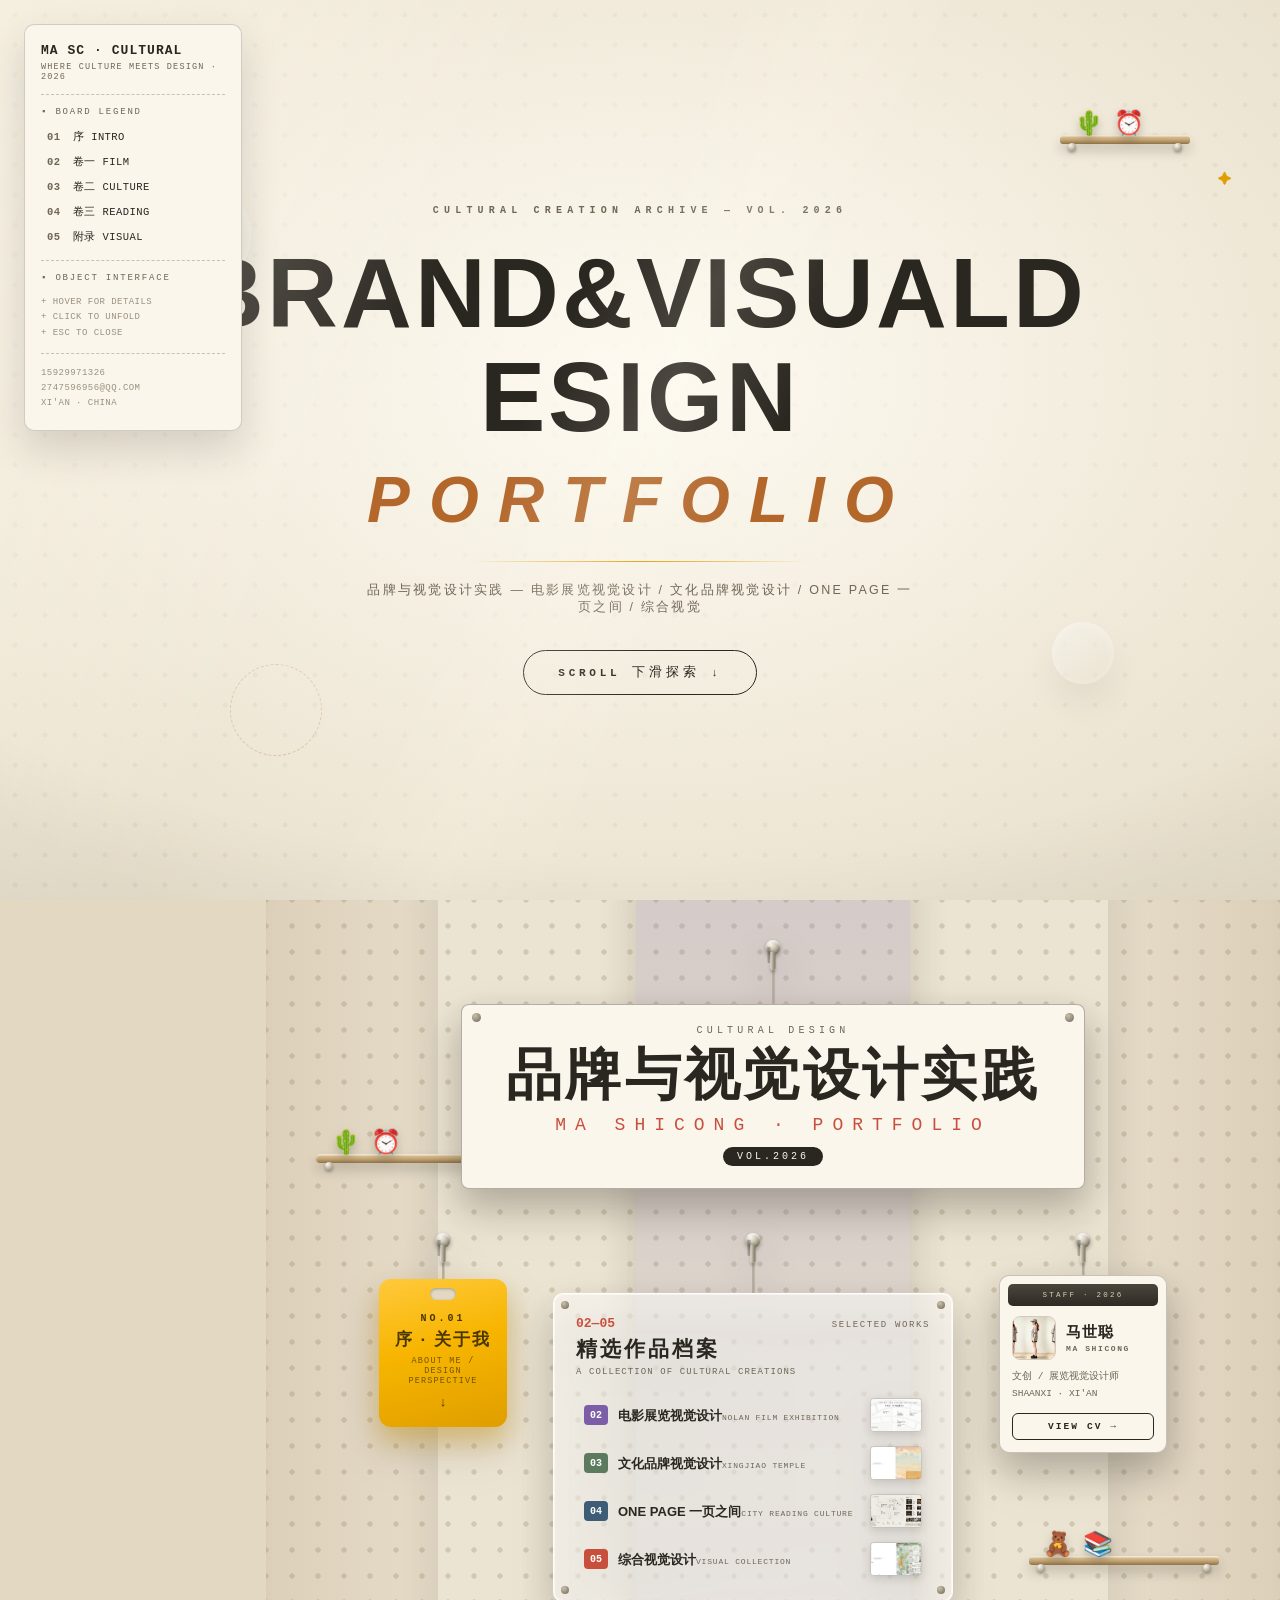
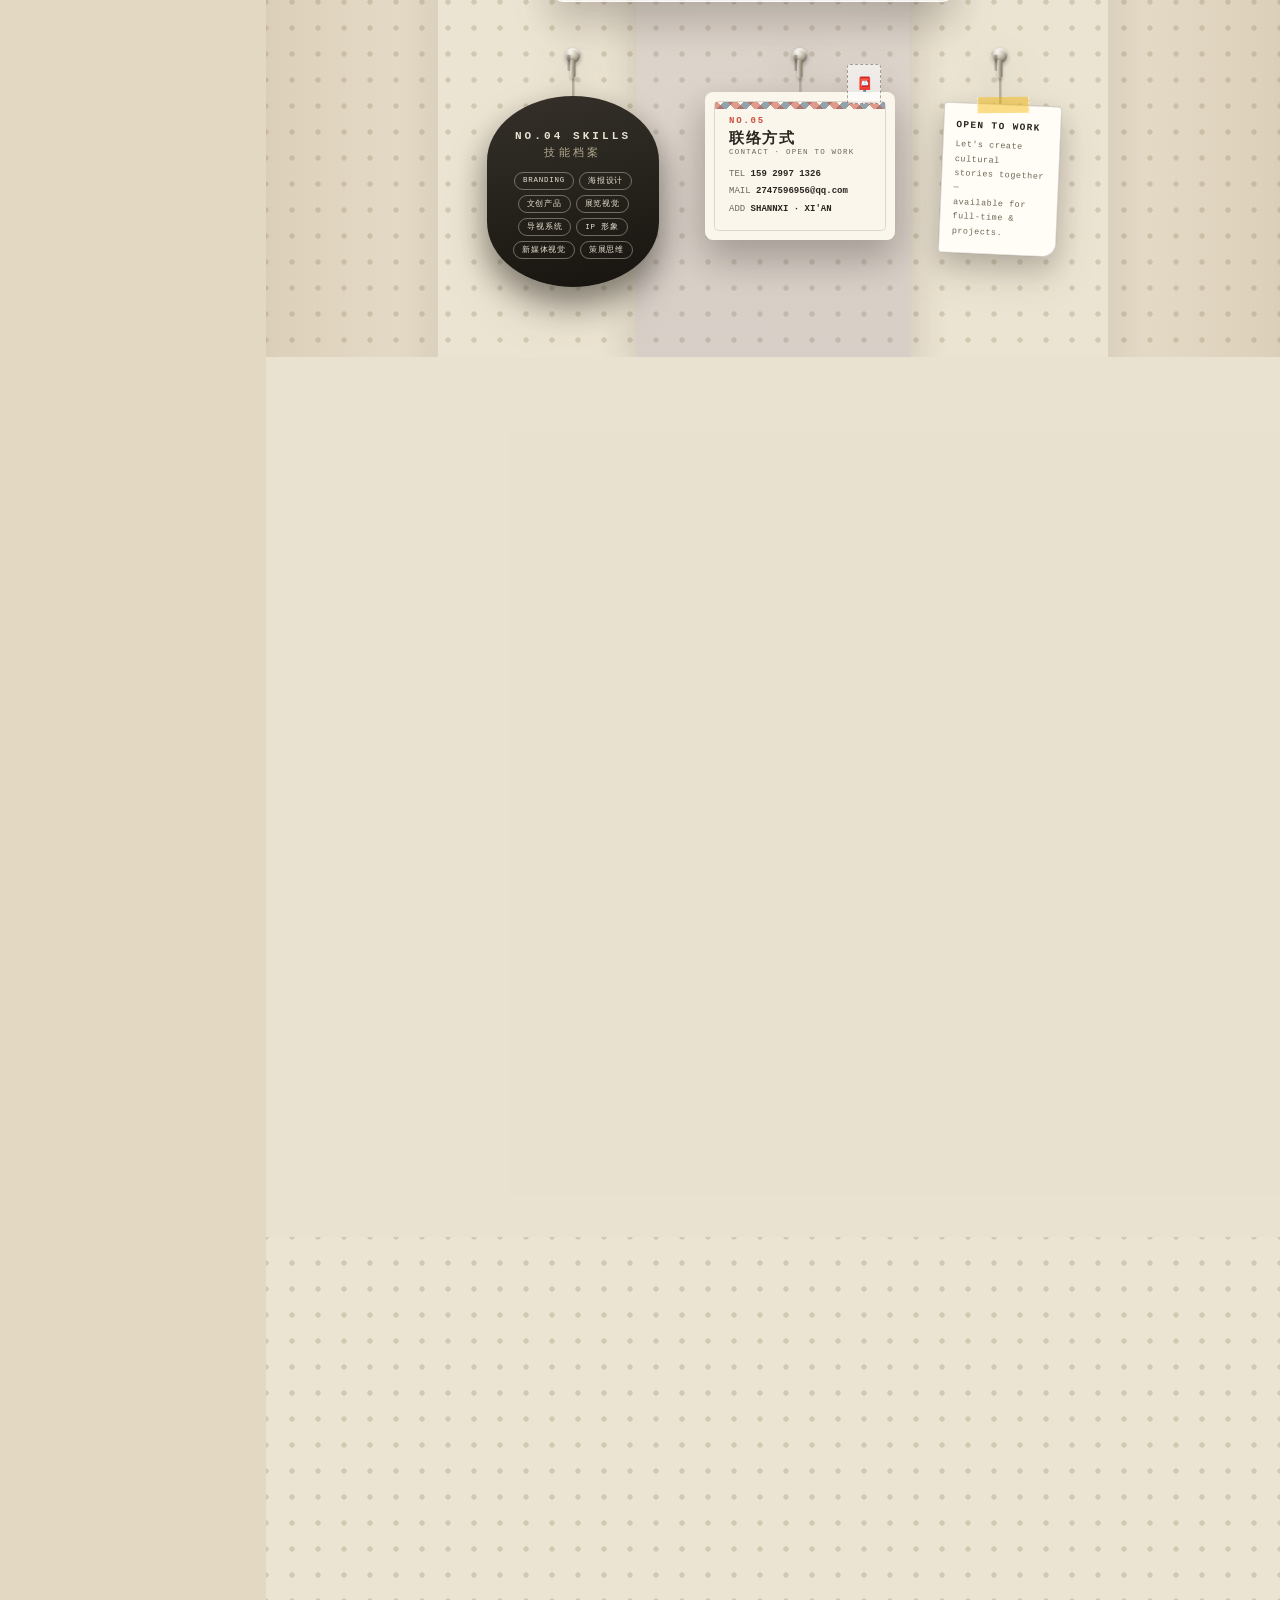
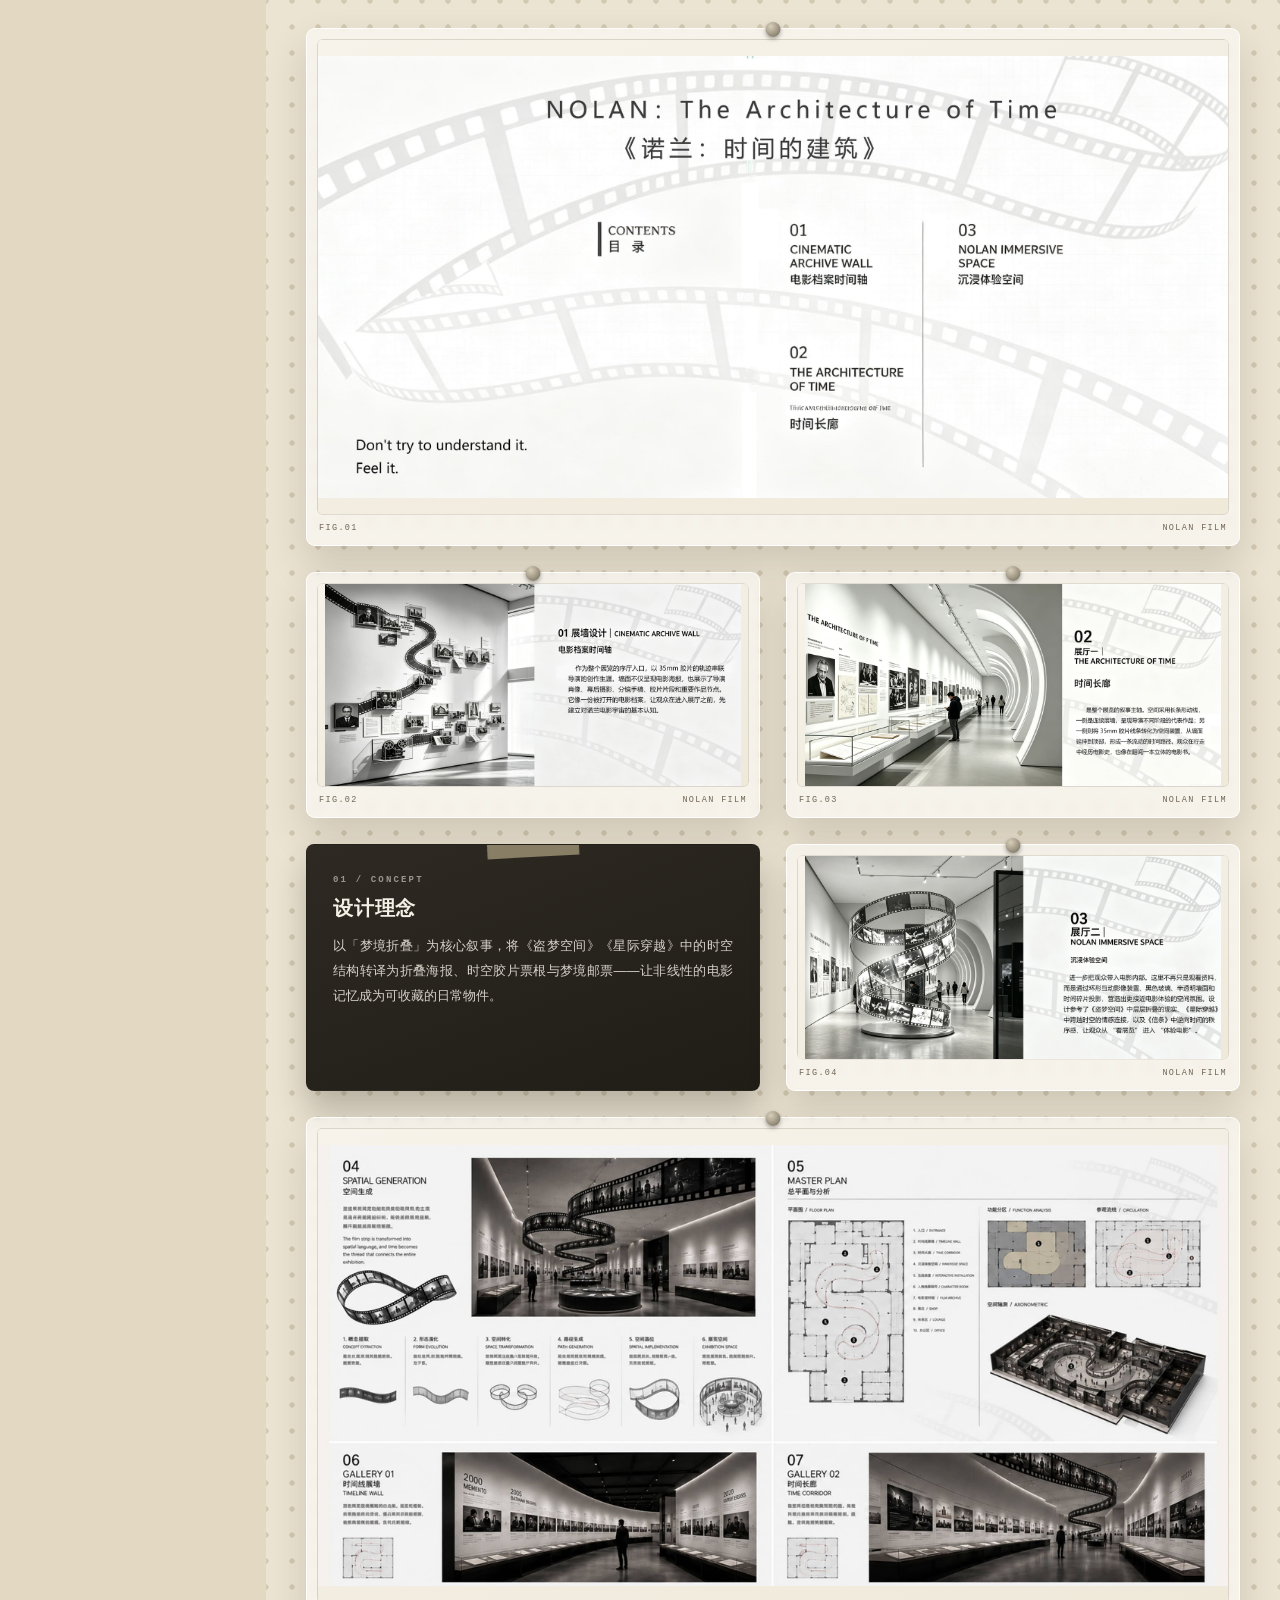
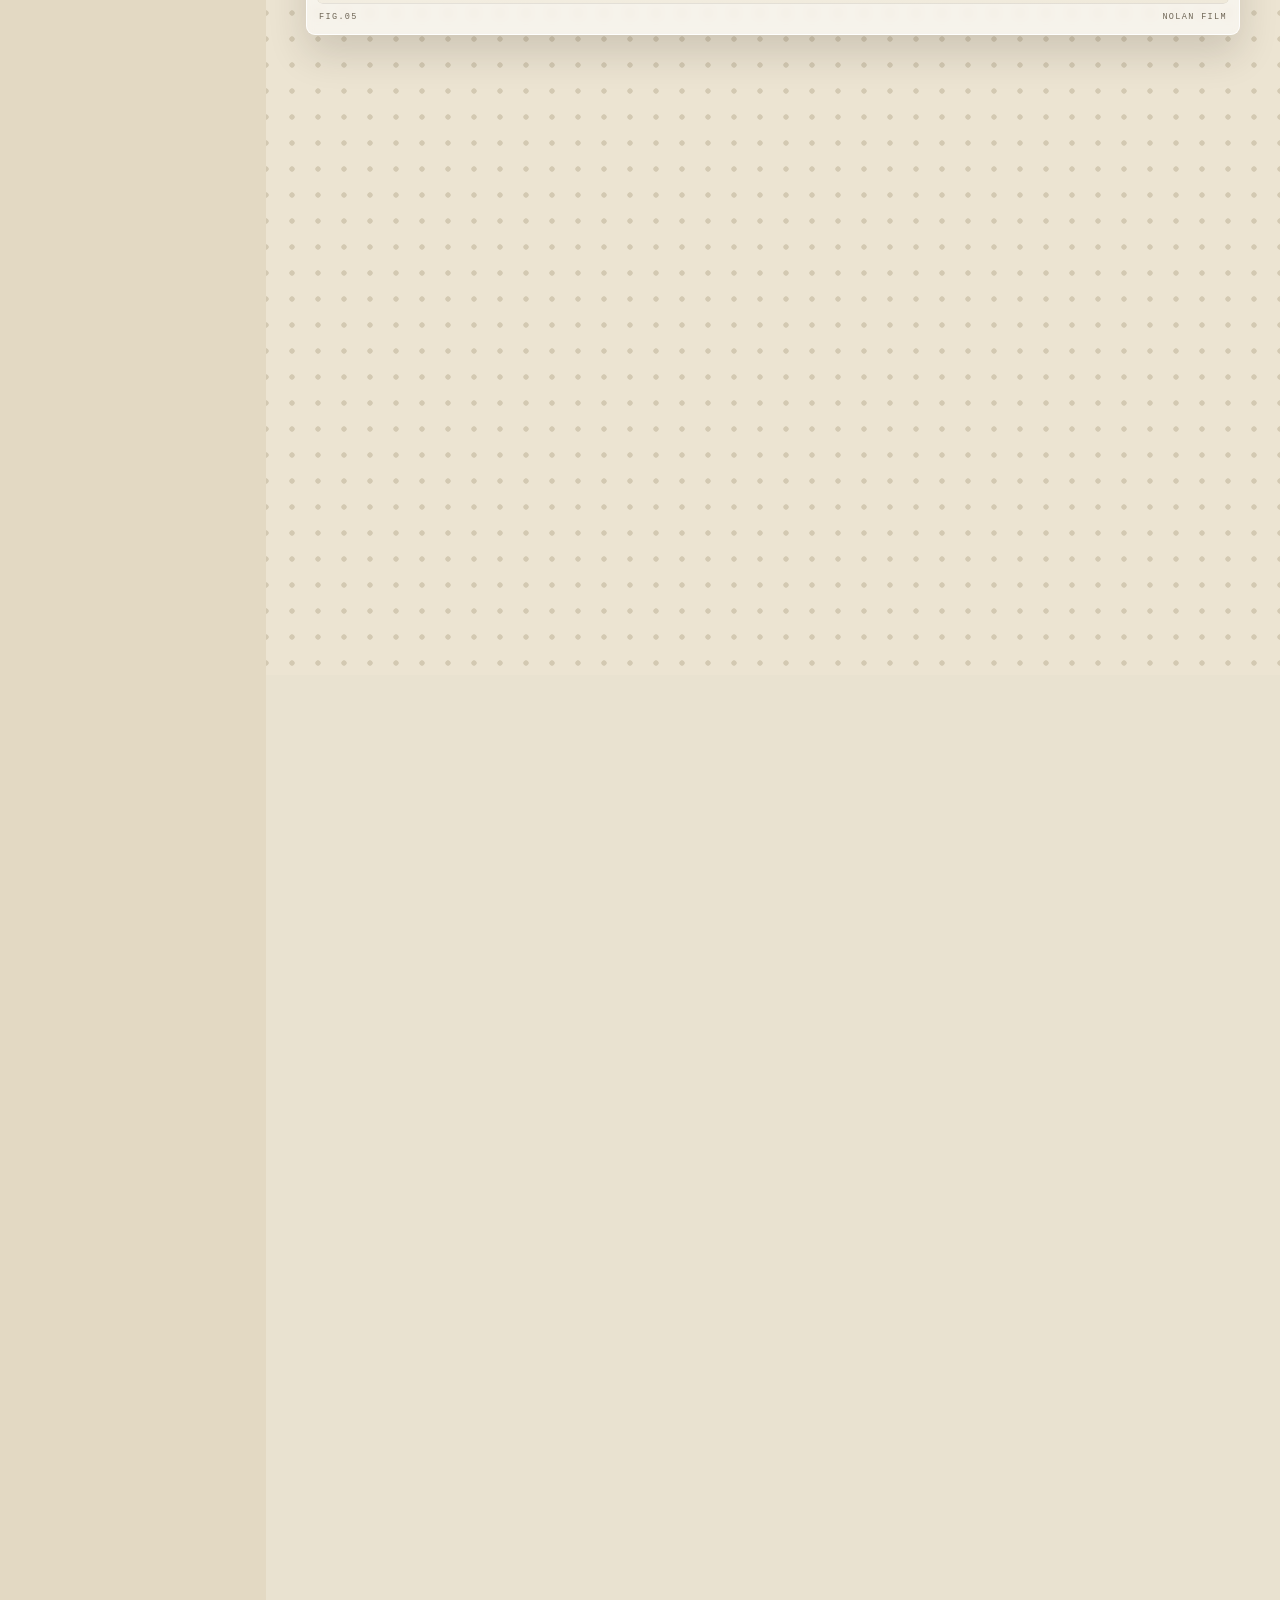
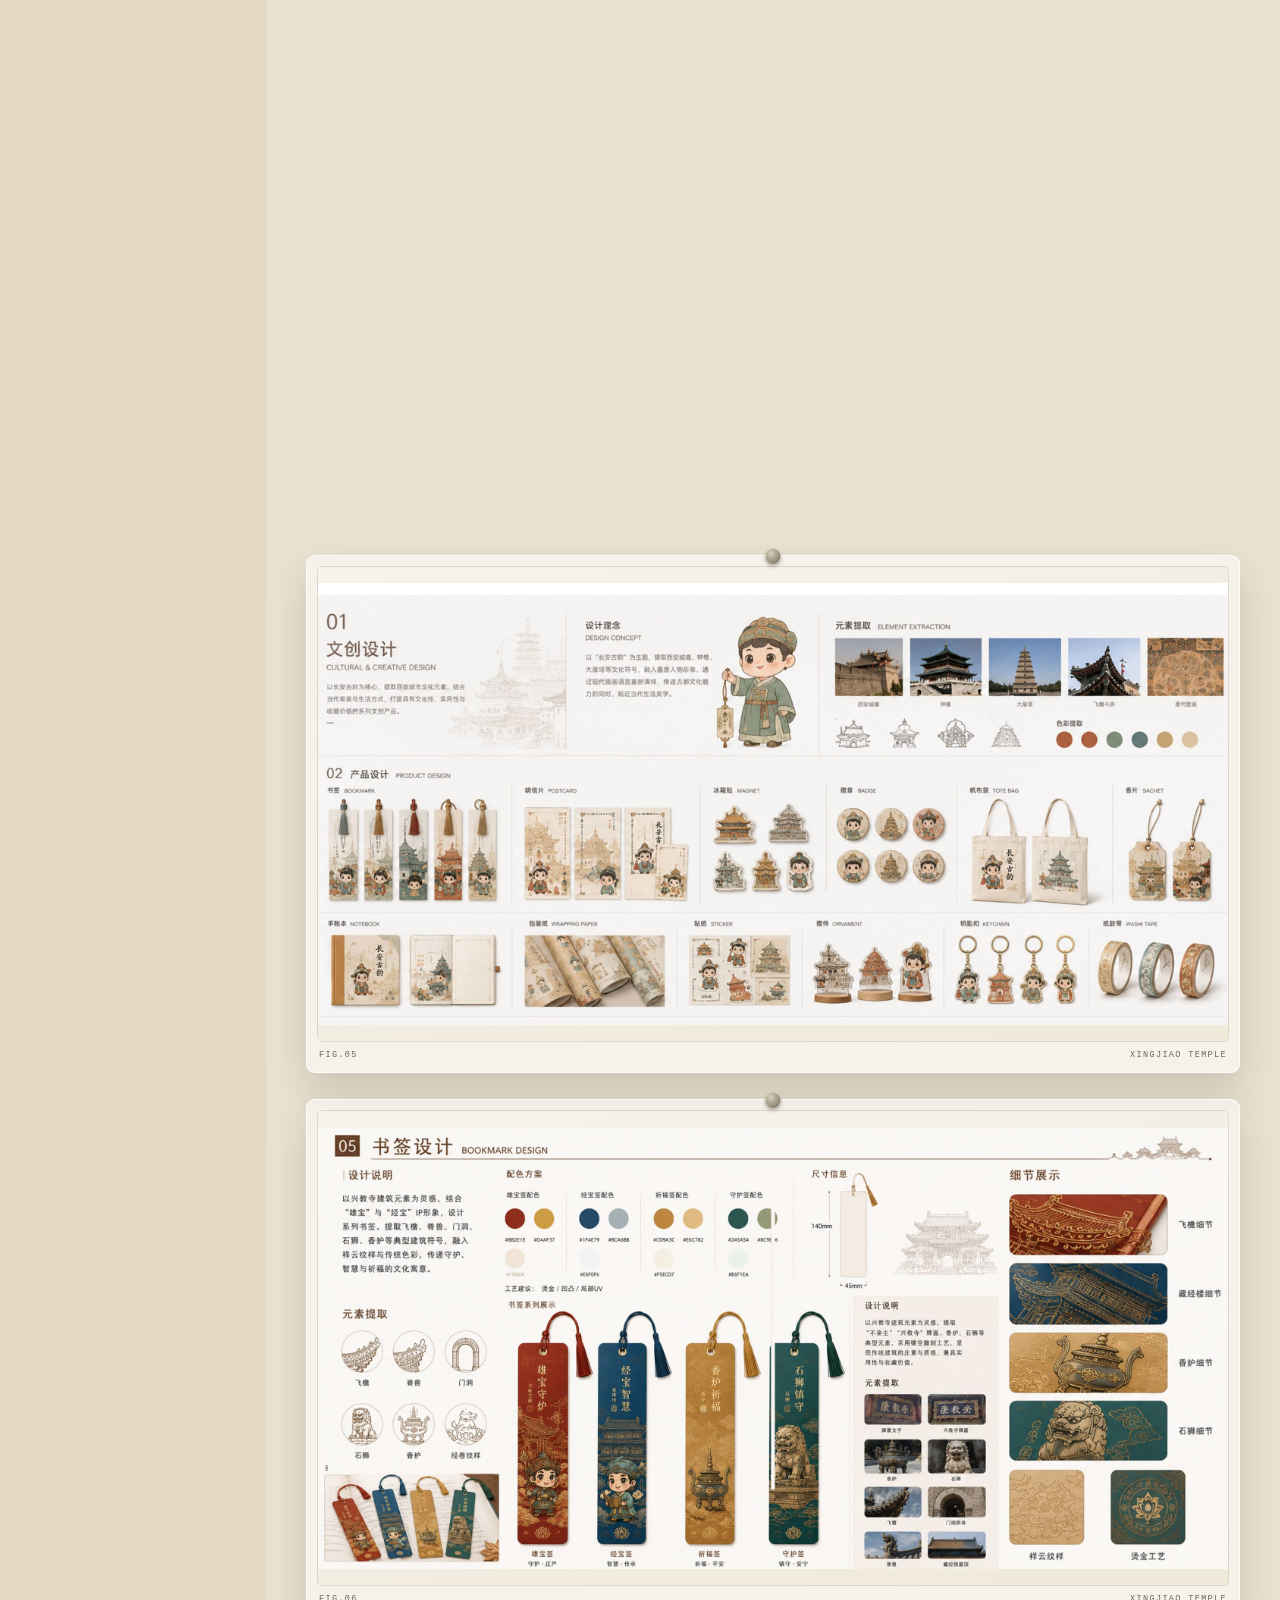
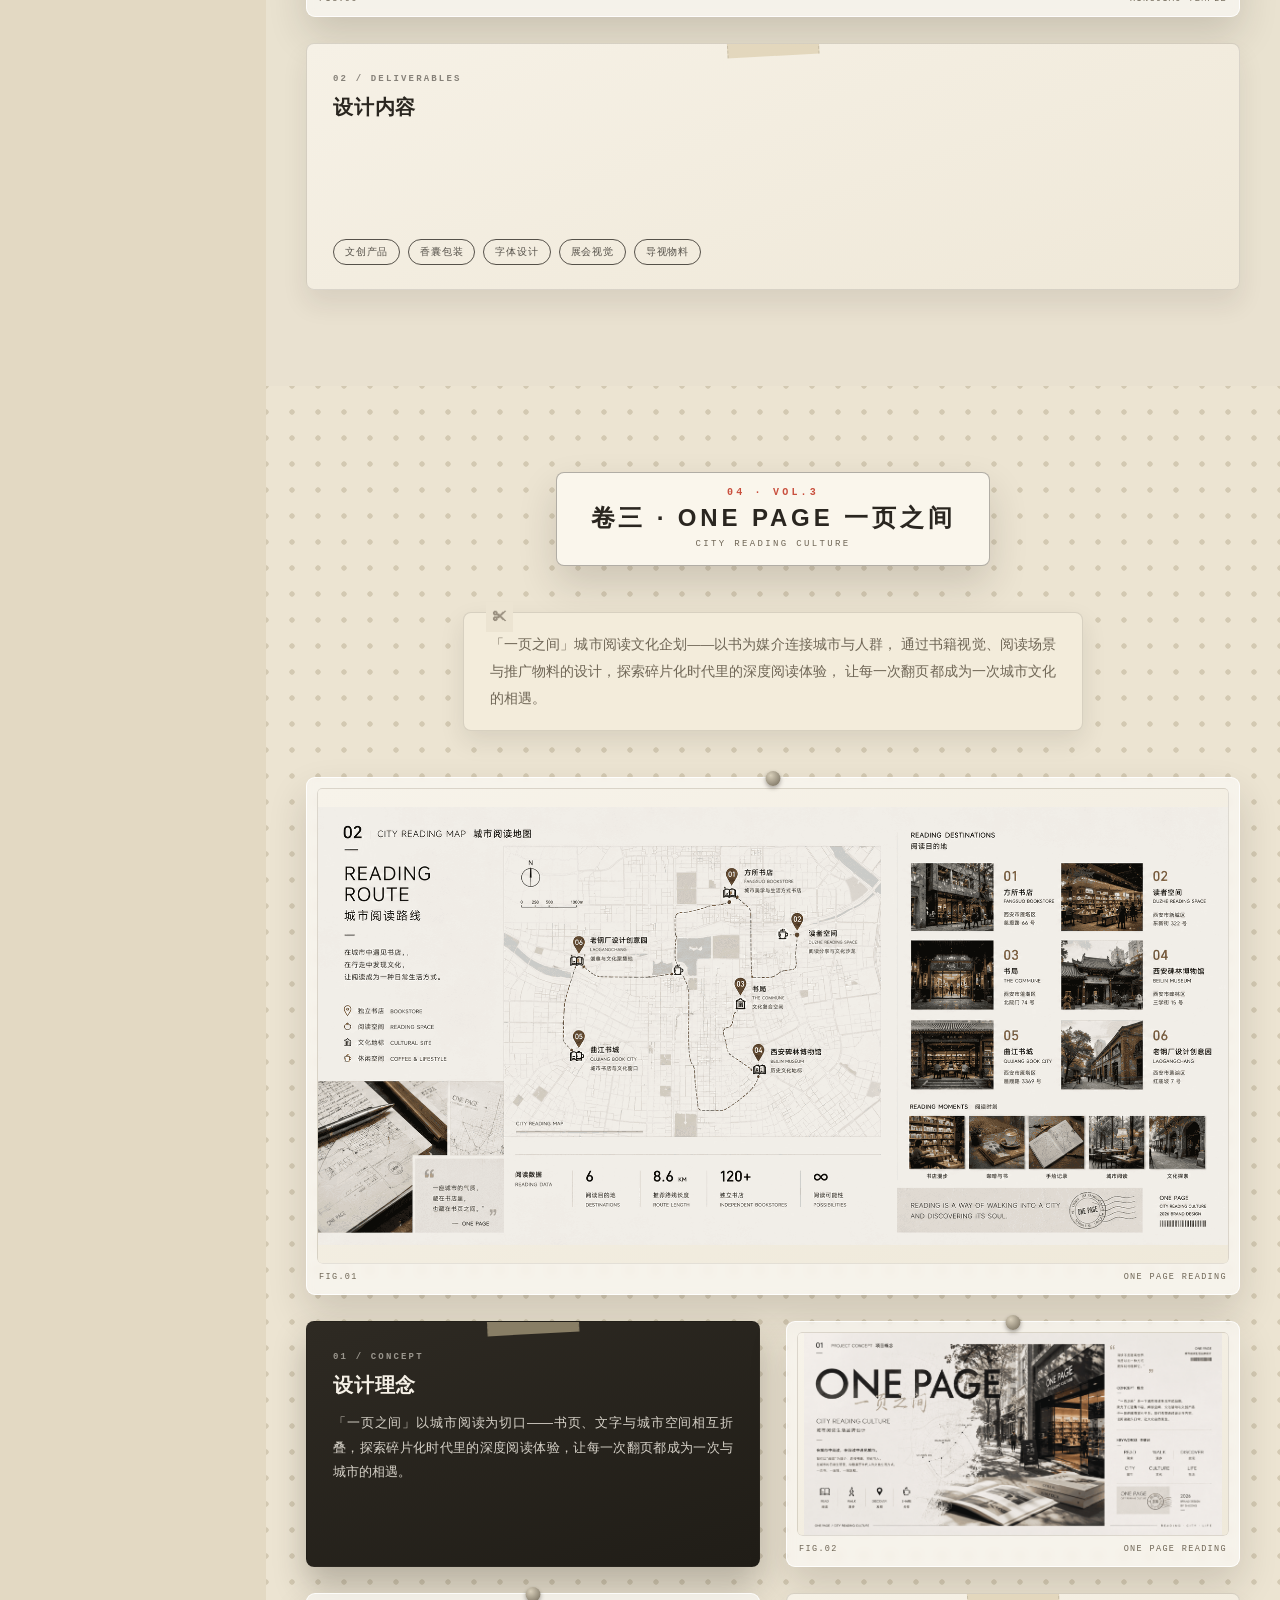
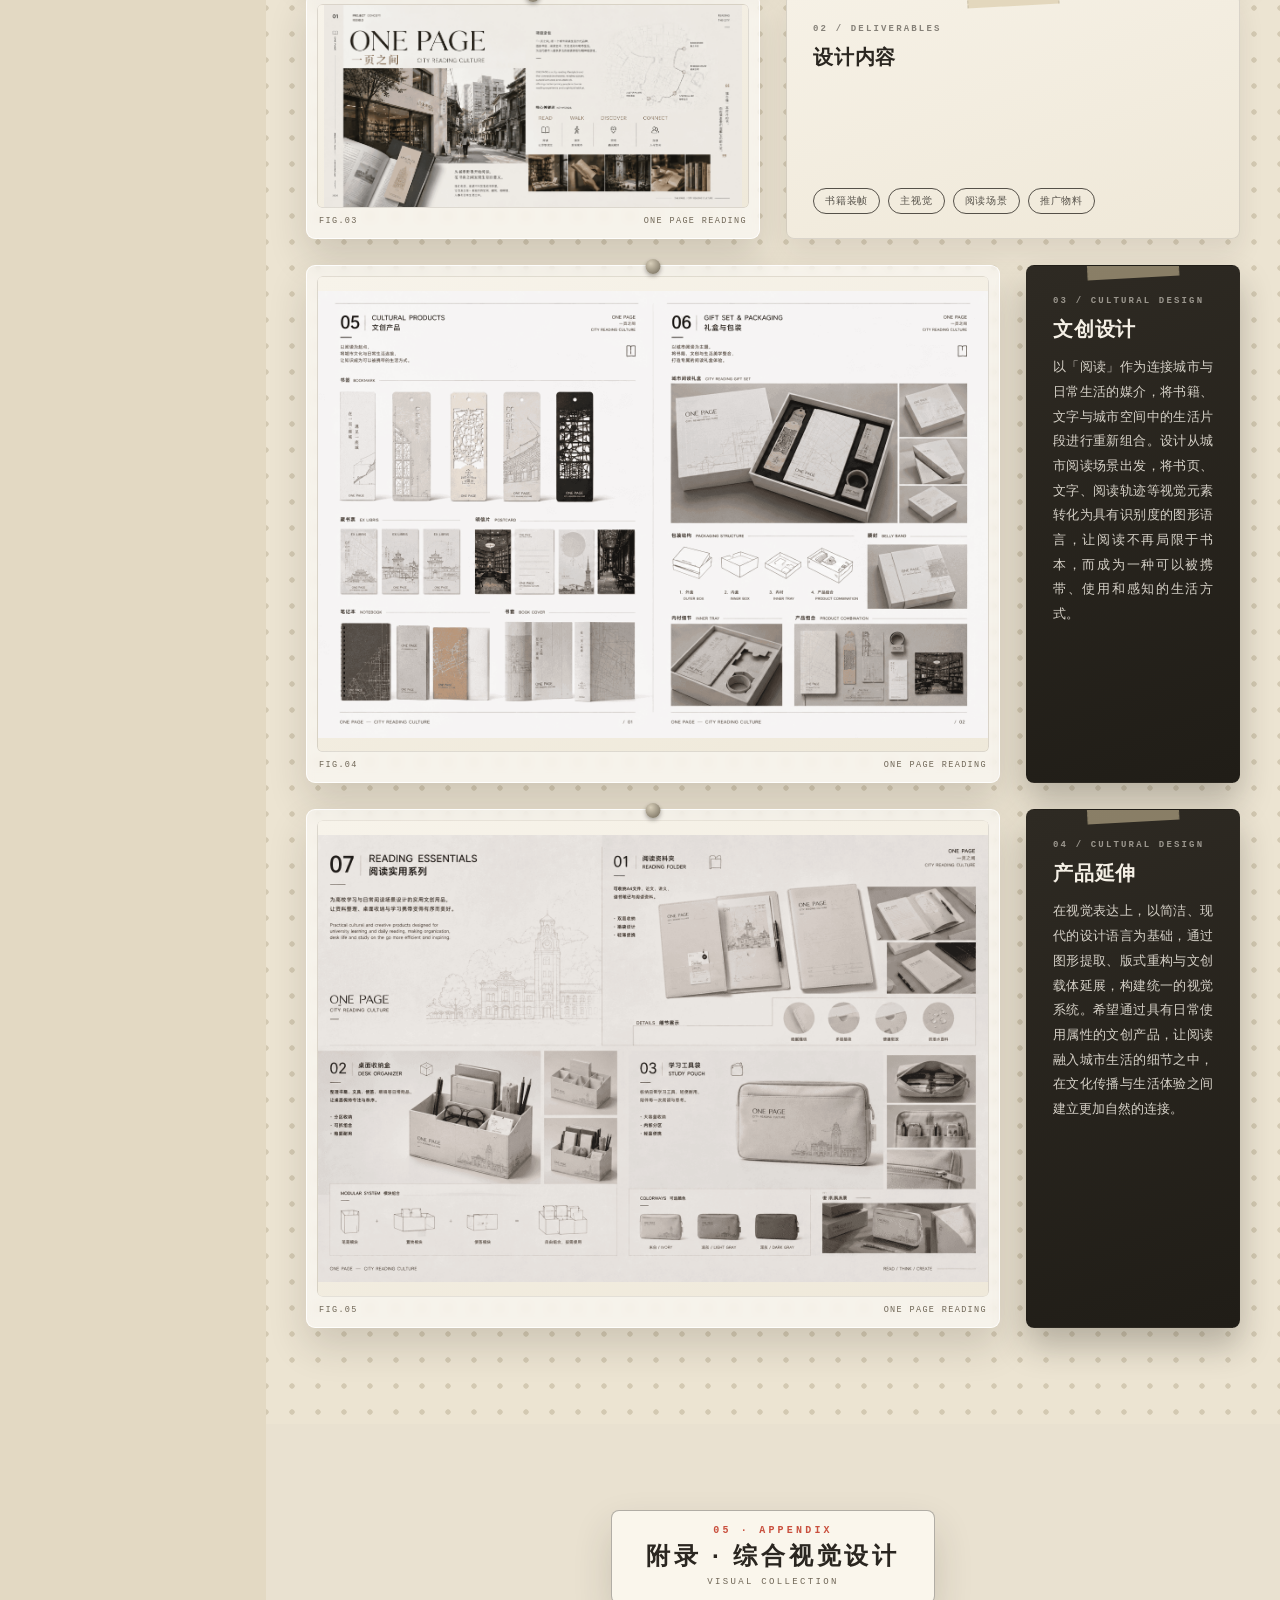
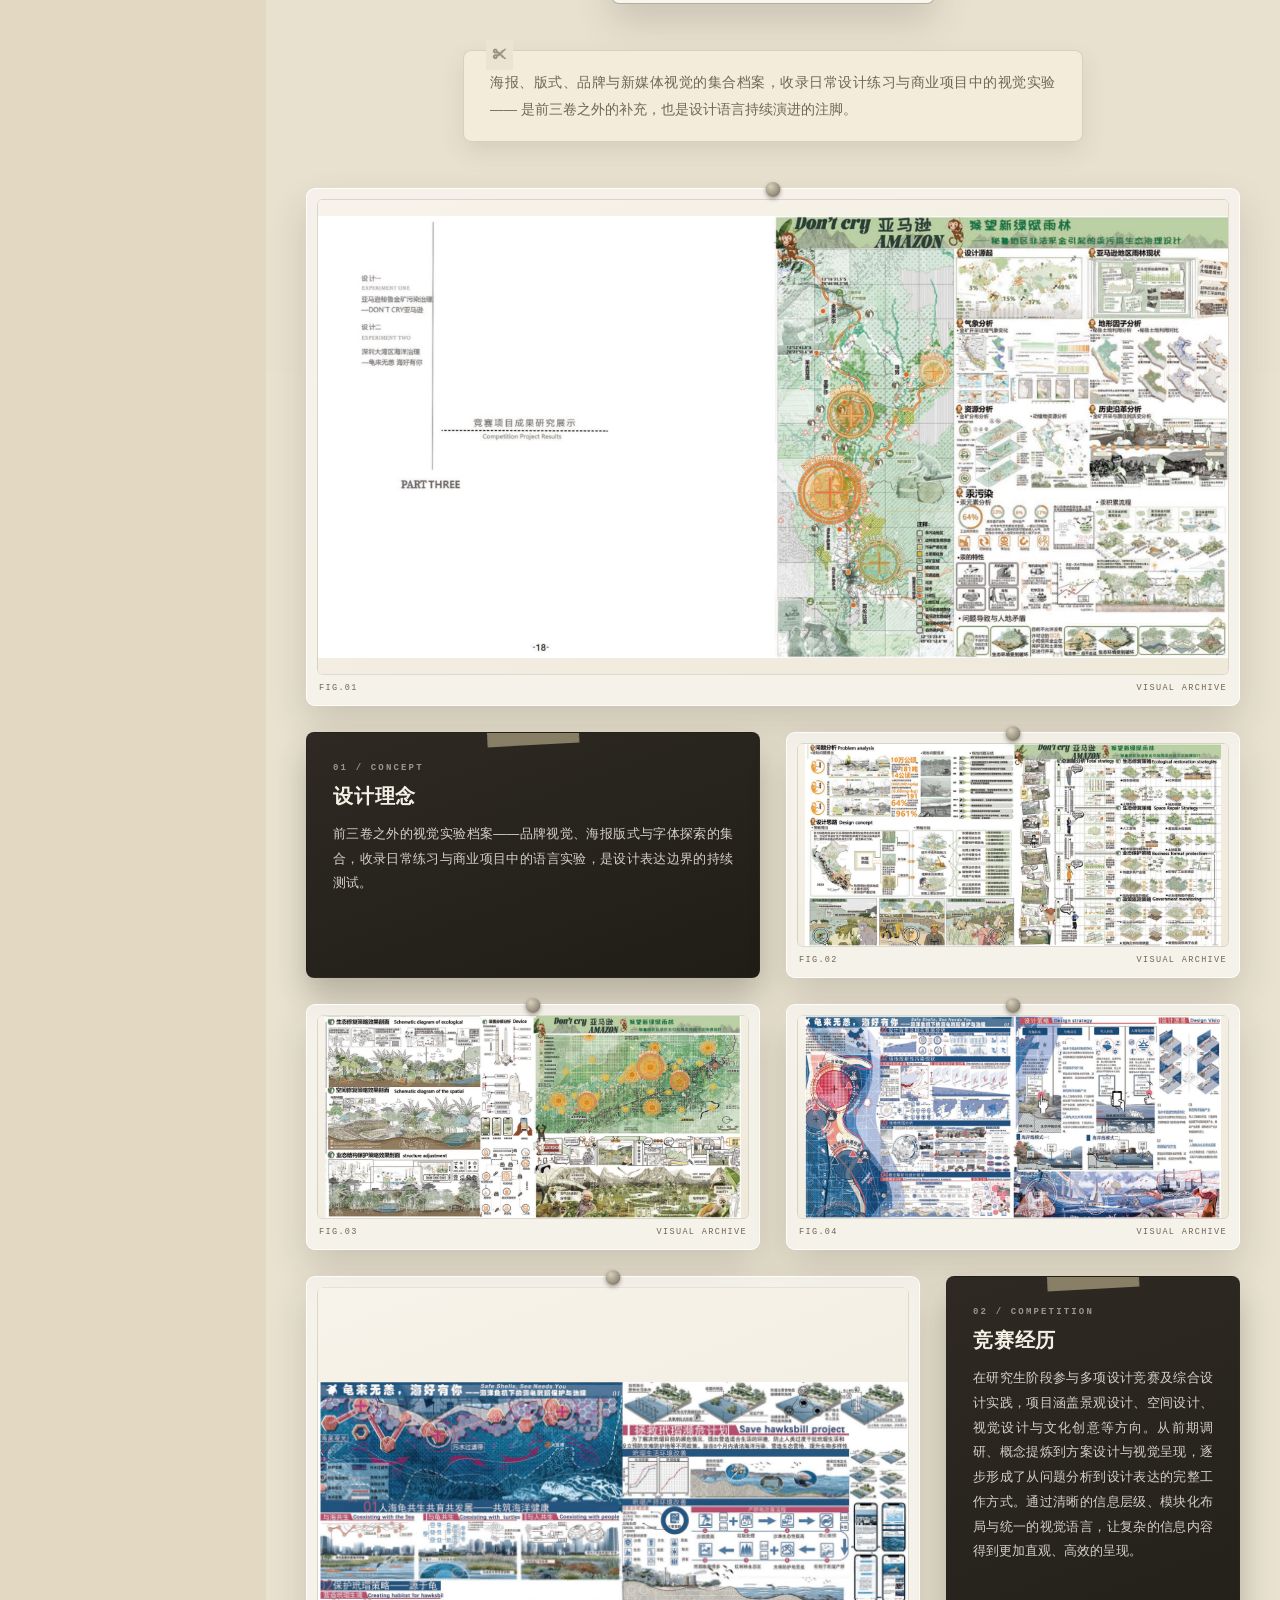
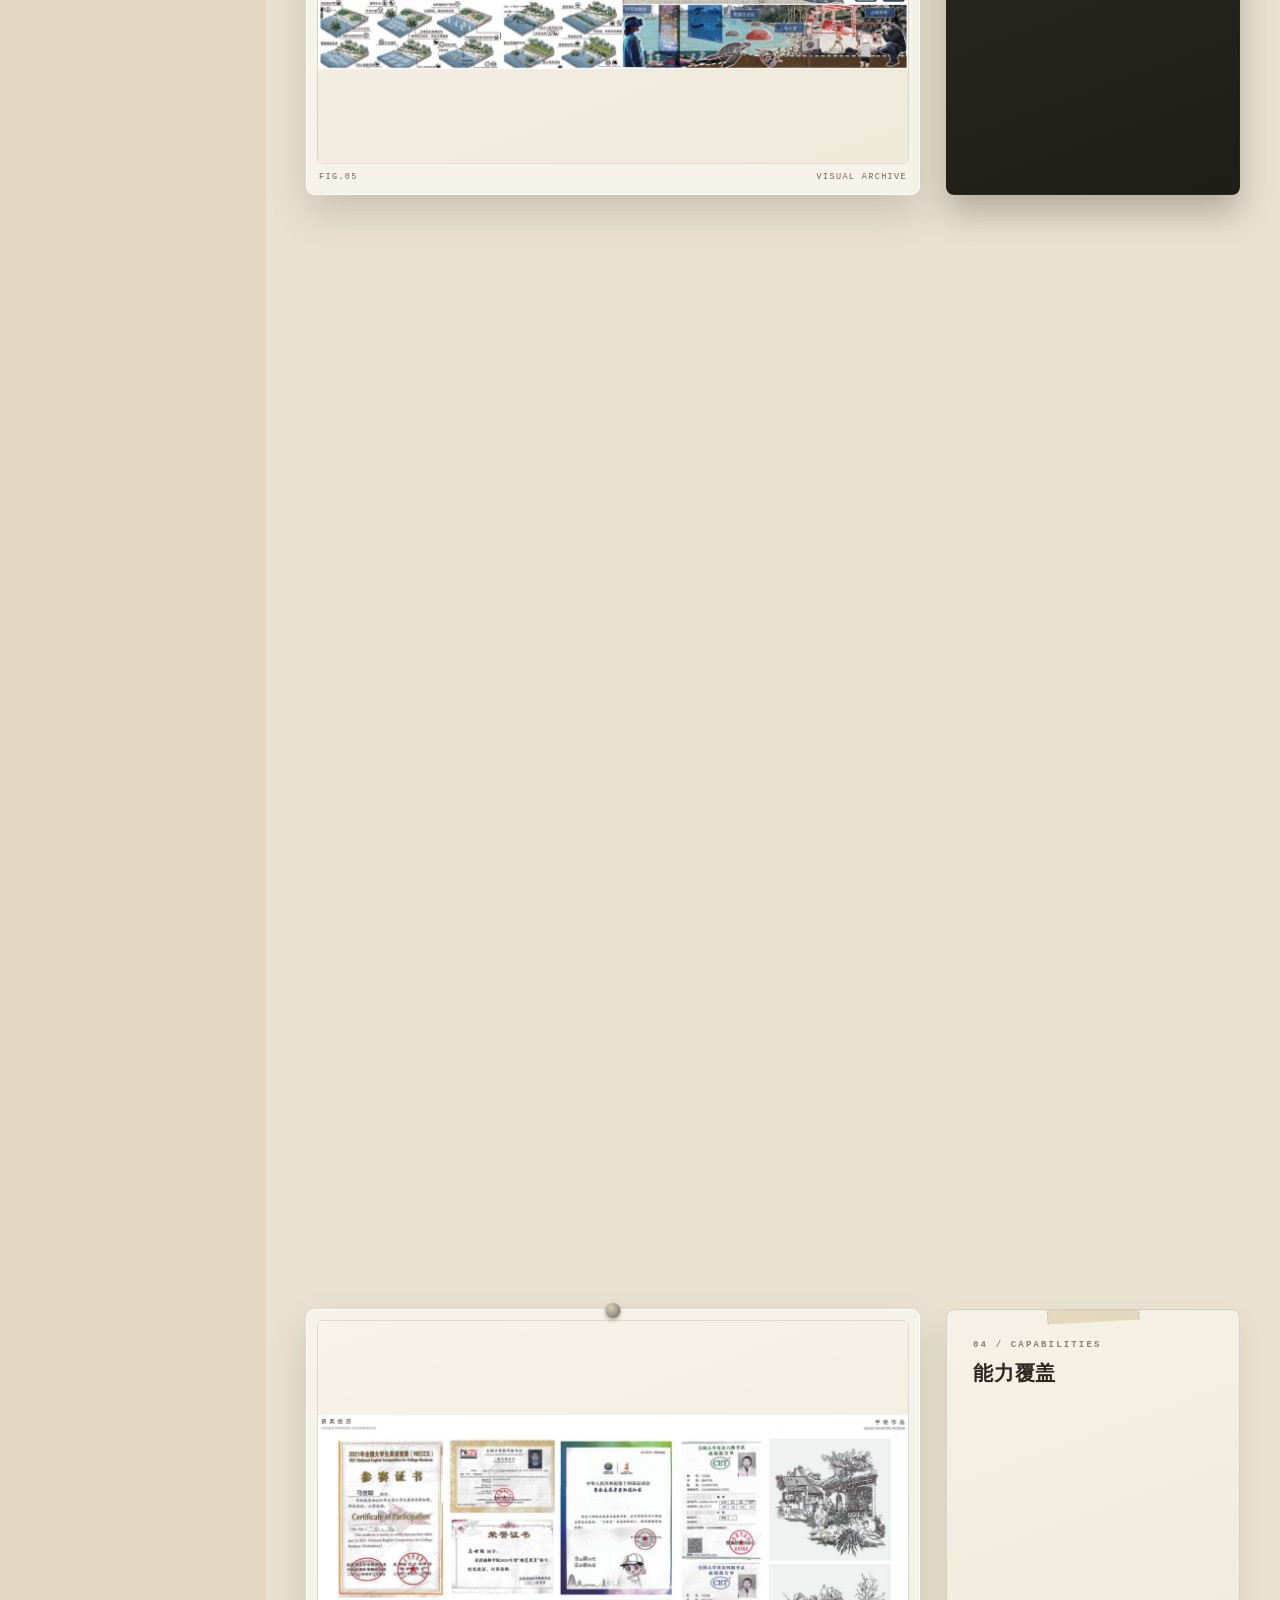
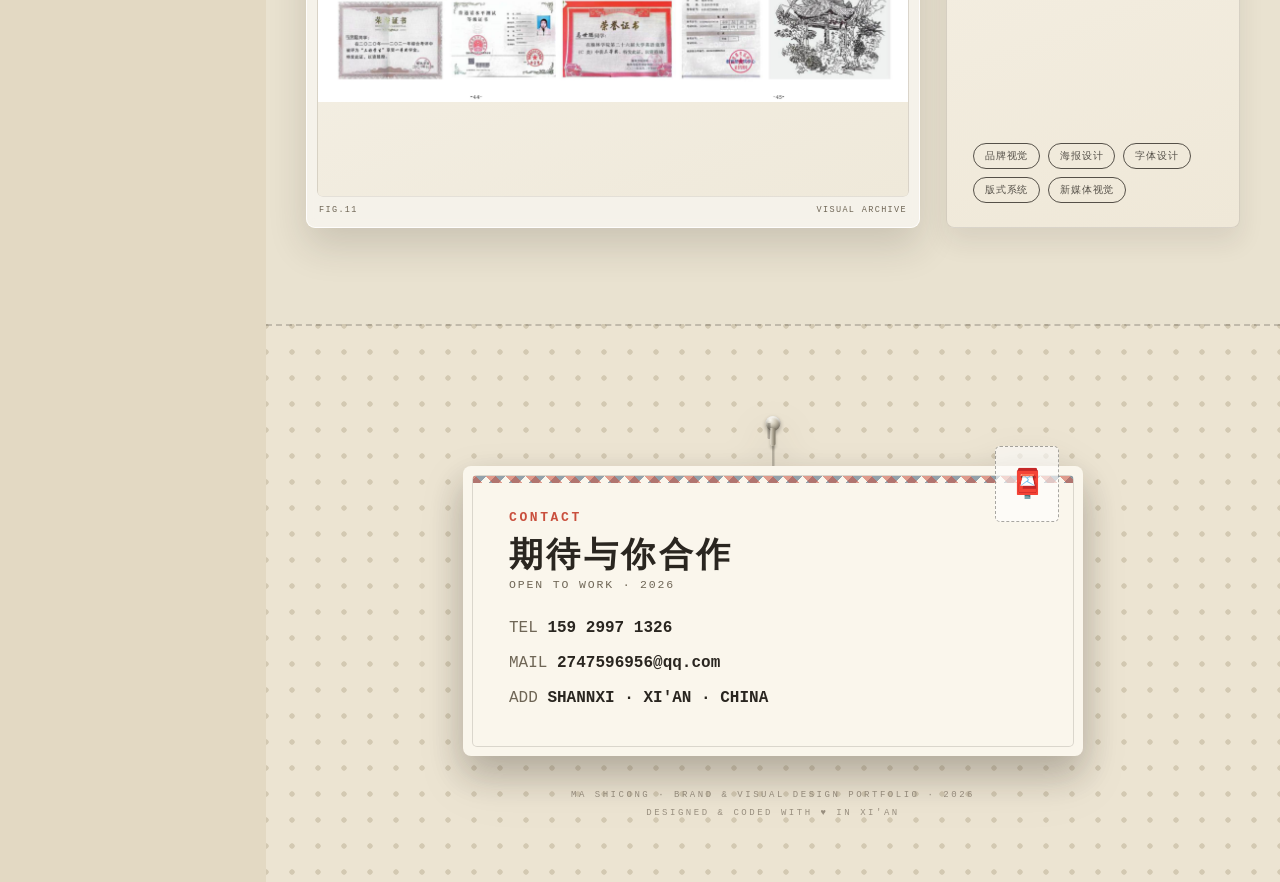
<file: index.html>
<!DOCTYPE html><!--6DbX2KrD8H6lXQLKK_Ypv--><html lang="zh-CN"><head><meta charSet="utf-8"/><meta name="viewport" content="width=device-width, initial-scale=1"/><link rel="preload" as="image" href="/works/film/film-01.jpg"/><link rel="preload" as="image" href="/works/culture/culture-cover.jpg"/><link rel="preload" as="image" href="/works/reading/reading-01.png"/><link rel="preload" as="image" href="/works/visual/visual-03.jpg"/><link rel="preload" as="image" href="/cute-character-cropped.jpg"/><link rel="preload" as="image" href="/works/about/portrait-cover.jpg"/><link rel="stylesheet" href="/_next/static/chunks/4154e1e14d16aa2d.css" data-precedence="next"/><link rel="preload" as="script" fetchPriority="low" href="/_next/static/chunks/c49d174f4f966385.js"/><script src="/_next/static/chunks/8295faf5c863fe53.js" async=""></script><script src="/_next/static/chunks/1923481c79ea851b.js" async=""></script><script src="/_next/static/chunks/02923749981b1a19.js" async=""></script><script src="/_next/static/chunks/turbopack-8f834f7015f49ed0.js" async=""></script><script src="/_next/static/chunks/268833786b937530.js" async=""></script><script src="/_next/static/chunks/f8f36408546f1f33.js" async=""></script><script src="/_next/static/chunks/67c5b74f080a9c96.js" async=""></script><title>马世聪 · 文化创意设计实践 CULTURAL DESIGN 2026</title><meta name="description" content="文化创意设计作品集：序 INTRO / 卷一 FILM 诺兰电影展文创 / 卷二 CULTURE 兴教寺文化文创 / 卷三 READING 一页之间 / 附录 VISUAL 综合视觉设计"/><script src="/_next/static/chunks/a6dad97d9634a72d.js" noModule=""></script></head><body><div hidden=""><!--$--><!--/$--></div><main><section class="intro-cover" id="cover"><span class="orb orb-1" aria-hidden="true"></span><span class="orb orb-2" aria-hidden="true"></span><span class="orb-ring" aria-hidden="true"></span><div class="cover-frame"><div class="cover-kicker">CULTURAL CREATION ARCHIVE — VOL. 2026</div><h1 class="cover-name" aria-label="BRAND &amp; VISUAL DESIGN PORTFOLIO"><span class="row row-1"><span class="ltr" style="--i:0.1s">B</span><span class="ltr" style="--i:0.14500000000000002s">R</span><span class="ltr" style="--i:0.19s">A</span><span class="ltr" style="--i:0.23500000000000001s">N</span><span class="ltr" style="--i:0.28s">D</span><span class="ltr" style="--i:0.32499999999999996s"> </span><span class="ltr" style="--i:0.37s">&amp;</span><span class="ltr" style="--i:0.41500000000000004s"> </span><span class="ltr" style="--i:0.45999999999999996s">V</span><span class="ltr" style="--i:0.505s">I</span><span class="ltr" style="--i:0.5499999999999999s">S</span><span class="ltr" style="--i:0.595s">U</span><span class="ltr" style="--i:0.64s">A</span><span class="ltr" style="--i:0.6849999999999999s">L</span><span class="ltr" style="--i:0.73s"> </span><span class="ltr" style="--i:0.7749999999999999s">D</span><span class="ltr" style="--i:0.82s">E</span><span class="ltr" style="--i:0.865s">S</span><span class="ltr" style="--i:0.9099999999999999s">I</span><span class="ltr" style="--i:0.955s">G</span><span class="ltr" style="--i:0.9999999999999999s">N</span></span><span class="row row-3 accent"><span class="ltr" style="--i:1.045s">P</span><span class="ltr" style="--i:1.09s">O</span><span class="ltr" style="--i:1.135s">R</span><span class="ltr" style="--i:1.1800000000000002s">T</span><span class="ltr" style="--i:1.225s">F</span><span class="ltr" style="--i:1.27s">O</span><span class="ltr" style="--i:1.315s">L</span><span class="ltr" style="--i:1.36s">I</span><span class="ltr" style="--i:1.405s">O</span></span></h1><div class="cover-line"></div><div class="cover-sub">品牌与视觉设计实践 — 电影展览视觉设计 / 文化品牌视觉设计 / ONE PAGE 一页之间 / 综合视觉</div><button class="enter-btn" type="button">SCROLL <span class="cn">下滑探索</span> <span class="arr">↓</span></button></div><div class="wood-shelf shelf-c" aria-hidden="true"><span class="shelf-item">🌵</span><span class="shelf-item">⏰</span></div><div class="scroll-hint"><span class="mouse"><i></i></span>SCROLL DOWN</div></section><aside class="legend-panel"><div class="legend-brand">MA SC · CULTURAL</div><div class="legend-sub">WHERE CULTURE MEETS DESIGN · 2026</div><hr class="legend-divider"/><div class="legend-title">▪ BOARD LEGEND</div><ul class="legend-list"><li><span class="no">01</span><span>序<!-- --> <!-- -->INTRO</span></li><li><span class="no">02</span><span>卷一<!-- --> <!-- -->FILM</span></li><li><span class="no">03</span><span>卷二<!-- --> <!-- -->CULTURE</span></li><li><span class="no">04</span><span>卷三<!-- --> <!-- -->READING</span></li><li><span class="no">05</span><span>附录<!-- --> <!-- -->VISUAL</span></li></ul><hr class="legend-divider"/><div class="legend-title">▪ OBJECT INTERFACE</div><div class="legend-foot">+ HOVER FOR DETAILS<br/>+ CLICK TO UNFOLD<br/>+ ESC TO CLOSE</div><hr class="legend-divider"/><div class="legend-foot">15929971326<br/>2747596956@QQ.COM<br/>XI&#x27;AN · CHINA</div></aside><div class="board-main"><section class="hero pegboard"><div class="board-panels" aria-hidden="true"><span class="bp bp-l"></span><span class="bp bp-m"></span><span class="bp bp-r"></span></div><div class="wood-shelf shelf-a" aria-hidden="true"><span class="shelf-item">🌵</span><span class="shelf-item">⏰</span></div><div class="wood-shelf shelf-b" aria-hidden="true"><span class="shelf-item">🧸</span><span class="shelf-item">📚</span></div><div class="hang-wrap hero-banner" style="--d:0s"><div class="hang-swing"><div class="hang-hook"></div><div class="hang-string" style="height:34px"></div><div class="banner-board"><div class="banner-kicker">CULTURAL DESIGN</div><h1 class="banner-title">品牌与视觉设计实践<span class="en">MA SHICONG · PORTFOLIO</span></h1><span class="banner-year">VOL.2026</span></div></div></div><div class="hero-rig"><div class="hang-wrap " style="--d:0.4s"><div class="hang-swing"><div class="hang-hook"></div><div class="hang-string" style="height:16px"></div><button class="hang-card keytag"><div class="no">NO.01</div><div class="cn">序 · 关于我</div><div class="en">ABOUT ME / DESIGN PERSPECTIVE</div><span class="arrow">↓</span></button></div></div><div class="hang-wrap " style="--d:1.1s"><div class="hang-swing"><div class="hang-hook"></div><div class="hang-string" style="height:30px"></div><div class="acrylic-file"><span class="corner c-tl"></span><span class="corner c-tr"></span><span class="corner c-bl"></span><span class="corner c-br"></span><div class="file-head"><span class="no">02—05</span><span class="en">SELECTED WORKS</span></div><div class="file-title">精选作品档案</div><div class="file-sub">A COLLECTION OF CULTURAL CREATIONS</div><ul class="file-list"><li><span class="no" style="background:#7B5EA7">02</span><span class="t"><span class="cn">电影展览视觉设计</span><span class="en">NOLAN FILM EXHIBITION</span></span><img class="thumb" src="/works/film/film-01.jpg" alt="电影展览视觉设计" loading="eager" decoding="async"/></li><li><span class="no" style="background:#5C7A5E">03</span><span class="t"><span class="cn">文化品牌视觉设计</span><span class="en">XINGJIAO TEMPLE</span></span><img class="thumb" src="/works/culture/culture-cover.jpg" alt="文化品牌视觉设计" loading="eager" decoding="async"/></li><li><span class="no" style="background:#3E5C76">04</span><span class="t"><span class="cn">ONE PAGE 一页之间</span><span class="en">CITY READING CULTURE</span></span><img class="thumb" src="/works/reading/reading-01.png" alt="ONE PAGE 一页之间" loading="eager" decoding="async"/></li><li><span class="no" style="background:#C94F3D">05</span><span class="t"><span class="cn">综合视觉设计</span><span class="en">VISUAL COLLECTION</span></span><img class="thumb" src="/works/visual/visual-03.jpg" alt="综合视觉设计" loading="eager" decoding="async"/></li></ul></div></div></div><div class="hang-wrap " style="--d:1.8s"><div class="hang-swing"><div class="hang-hook"></div><div class="hang-string" style="height:12px"></div><div class="hang-card id-card"><div class="strap"><span>STAFF · 2026</span></div><div class="id-row"><img class="id-avatar" src="/cute-character-cropped.jpg" alt="avatar" loading="eager" decoding="async"/><div><div class="id-name">马世聪<small>MA SHICONG</small></div></div></div><div class="id-meta">文创 / 展览视觉设计师<br/>SHAANXI · XI&#x27;AN</div><a class="id-cv" href="/resume">VIEW CV →</a></div></div></div><div class="hang-wrap " style="--d:0.8s"><div class="hang-swing"><div class="hang-hook"></div><div class="hang-string" style="height:18px"></div><div class="hang-card skills-oval"><div class="head">NO.04 SKILLS</div><div class="head-cn">技能档案</div><div class="skill-chips"><span>BRANDING</span><span>海报设计</span><span>文创产品</span><span>展览视觉</span><span>导视系统</span><span>IP 形象</span><span>新媒体视觉</span><span>策展思维</span></div></div></div></div><div class="hang-wrap " style="--d:1.4s"><div class="hang-swing"><div class="hang-hook"></div><div class="hang-string" style="height:14px"></div><div class="hang-card envelope"><span class="env-stamp">📮</span><div class="envelope-inner"><div class="no">NO.05</div><div class="cn">联络方式</div><div class="en">CONTACT · OPEN TO WORK</div><div class="env-lines">TEL <b>159 2997 1326</b><br/>MAIL <b>2747596956@qq.com</b><br/>ADD <b>SHANNXI · XI&#x27;AN</b></div></div></div></div></div><div class="hang-wrap " style="--d:2.2s"><div class="hang-swing"><div class="hang-hook"></div><div class="hang-string" style="height:26px"></div><div class="note-tag hang-card"><span class="tape"></span><b>OPEN TO WORK</b>Let&#x27;s create cultural<br/>stories together —<br/>available for<br/>full-time &amp; projects.</div></div></div></div><div class="scroll-hint">▼ SCROLL TO EXPLORE ▼</div></section><section id="intro" class="section pegboard"><div class="section-inner"><div class="sec-head reveal"><div class="sec-tag"><div class="no">01 · INTRO</div><div class="cn">序 · 关于我</div><div class="en">DESIGN PERSPECTIVE</div></div></div><div class="intro-grid"><div class="intro-video-card reveal"><div class="cap"><span>▪ DESIGN REEL</span><span>2026 / LOOP</span></div><div class="video-frame"><video src="/portfolio-video2.mp4" poster="/cute-character-cropped.jpg" loop="" playsInline="" preload="metadata" muted=""></video><button class="video-overlay"><span class="icon"><svg width="20" height="20" viewBox="0 0 20 20"><path d="M5 3.5v13l11-6.5-11-6.5z" fill="#fff"></path></svg></span><span class="txt">CLICK TO PLAY</span><span class="sub">点击播放 · 设计影像</span></button></div></div><div class="about-card reveal"><span class="clip"></span><div class="resume-head"><img class="resume-photo" src="/works/about/portrait-cover.jpg" alt="马世聪" loading="eager" decoding="async"/><div class="resume-head-main"><div class="name">马世聪</div><div class="name-en">MA SHICONG</div><div class="resume-title">平面设计师 · 视觉设计师 · 应届硕士</div><div class="about-facts"><span>TEL <b>159 2997 1326</b></span><span>MAIL <b>2747596956@qq.com</b></span><span>LOC <b>陕西省西安市</b></span><span>STAT <b>OPEN TO WORK</b></span></div></div></div><p class="resume-intro">2026 届风景园林硕士，具备扎实的视觉设计基础与项目实践经验，擅长品牌视觉、海报设计、 文创设计及 UI 界面设计。致力于把传统文化与电影叙事转译为当代文创语言， 让文化以可触摸的方式进入日常生活。</p><div class="cover-chips"><span>品牌视觉</span><span>海报设计</span><span>文创设计</span><span>UI 设计</span></div><a class="resume-jump" href="/resume">查看完整简历 <span class="arr">→</span></a></div></div></div></section><section id="film" class="section pegboard"><div class="section-inner"><div class="sec-head reveal"><div class="sec-tag"><div class="no">02 · VOL.1</div><div class="cn">卷一 · 电影展览视觉设计</div><div class="en">NOLAN FILM EXHIBITION</div></div></div><p class="sec-desc reveal">以克里斯托弗·诺兰电影宇宙为蓝本的展览文创设计。围绕「时间」这一核心母题展开主视觉、 衍生品与空间延展，把非线性叙事、胶片质感与硬核科幻符号转译进海报、票根、手册等物件， 让电影语言成为可被触摸与收藏的日常。</p><div class="gallery bento film"><figure class="photo-frame hang-wrap reveal span-6x4 fill-contain" style="--d:0s"><span class="frame-pin"></span><img src="/works/film/film-01.jpg" alt="NOLAN FILM 01" loading="lazy"/><figcaption class="fig"><span>FIG.<!-- -->01</span><span>NOLAN FILM</span></figcaption></figure><figure class="photo-frame hang-wrap reveal span-3x2 fill-contain" style="--d:0.7s"><span class="frame-pin"></span><img src="/works/film/film-02.jpg" alt="NOLAN FILM 02" loading="lazy"/><figcaption class="fig"><span>FIG.<!-- -->02</span><span>NOLAN FILM</span></figcaption></figure><figure class="photo-frame hang-wrap reveal span-3x2 fill-contain" style="--d:1.4s"><span class="frame-pin"></span><img src="/works/film/film-03.jpg" alt="NOLAN FILM 03" loading="lazy"/><figcaption class="fig"><span>FIG.<!-- -->03</span><span>NOLAN FILM</span></figcaption></figure><div class="note-card reveal dark span-3x2"><span class="note-tape"></span><div class="note-k">01 / CONCEPT</div><div class="note-cn">设计理念</div><p>以「梦境折叠」为核心叙事，将《盗梦空间》《星际穿越》中的时空结构转译为折叠海报、时空胶片票根与梦境邮票——让非线性的电影记忆成为可收藏的日常物件。</p></div><figure class="photo-frame hang-wrap reveal span-3x2 fill-contain" style="--d:0s"><span class="frame-pin"></span><img src="/works/film/film-04.jpg" alt="NOLAN FILM 04" loading="lazy"/><figcaption class="fig"><span>FIG.<!-- -->04</span><span>NOLAN FILM</span></figcaption></figure><figure class="photo-frame hang-wrap reveal span-6x4 fill-contain" style="--d:0.7s"><span class="frame-pin"></span><img src="/works/film/film-05.jpg" alt="NOLAN FILM 05" loading="lazy"/><figcaption class="fig"><span>FIG.<!-- -->05</span><span>NOLAN FILM</span></figcaption></figure><figure class="photo-frame hang-wrap reveal span-3x2 fill-contain" style="--d:1.4s"><span class="frame-pin"></span><img src="/works/film/film-06.png" alt="NOLAN FILM 06" loading="lazy"/><figcaption class="fig"><span>FIG.<!-- -->06</span><span>NOLAN FILM</span></figcaption></figure><figure class="photo-frame hang-wrap reveal span-3x2 fill-contain" style="--d:0s"><span class="frame-pin"></span><img src="/works/film/film-07.png" alt="NOLAN FILM 07" loading="lazy"/><figcaption class="fig"><span>FIG.<!-- -->07</span><span>NOLAN FILM</span></figcaption></figure><figure class="photo-frame hang-wrap reveal span-3x2 fill-contain" style="--d:0.7s"><span class="frame-pin"></span><img src="/works/film/film-08.png" alt="NOLAN FILM 08" loading="lazy"/><figcaption class="fig"><span>FIG.<!-- -->08</span><span>NOLAN FILM</span></figcaption></figure><div class="note-card reveal paper span-3x2"><span class="note-tape"></span><div class="note-k">02 / DELIVERABLES</div><div class="note-cn">设计内容</div><div class="note-tags"><span>主视觉海报</span><span>系列文创</span><span>票根手册</span><span>包装系统</span><span>展览导视</span></div></div></div></div></section><section id="culture" class="section pegboard"><div class="section-inner"><div class="sec-head reveal"><div class="sec-tag"><div class="no">03 · VOL.2</div><div class="cn">卷二 · 文化品牌视觉设计</div><div class="en">XINGJIAO TEMPLE</div></div></div><p class="sec-desc reveal">以唐代兴教寺文化遗产为核心，从古建形制、传统纹样与佛教艺术中提取设计元素， 完成文创产品、展会视觉与品牌物料的系统设计。让千年古刹的庄重与静谧， 以轻盈、现代的方式进入当代生活场景。</p><div class="gallery bento culture"><figure class="photo-frame hang-wrap reveal span-6x4 fill-contain" style="--d:0s"><span class="frame-pin"></span><img src="/works/culture/culture-cover.jpg" alt="XINGJIAO TEMPLE 01" loading="lazy"/><figcaption class="fig"><span>FIG.<!-- -->01</span><span>XINGJIAO TEMPLE</span></figcaption></figure><figure class="photo-frame hang-wrap reveal span-3x2 fill-contain" style="--d:0.7s"><span class="frame-pin"></span><img src="/works/culture/culture-fair-01.jpg" alt="XINGJIAO TEMPLE 02" loading="lazy"/><figcaption class="fig"><span>FIG.<!-- -->02</span><span>XINGJIAO TEMPLE</span></figcaption></figure><figure class="photo-frame hang-wrap reveal span-3x2 fill-contain" style="--d:1.4s"><span class="frame-pin"></span><img src="/works/culture/culture-fair-02.jpg" alt="XINGJIAO TEMPLE 03" loading="lazy"/><figcaption class="fig"><span>FIG.<!-- -->03</span><span>XINGJIAO TEMPLE</span></figcaption></figure><div class="note-card reveal dark span-3x2"><span class="note-tape"></span><div class="note-k">01 / CONCEPT</div><div class="note-cn">设计理念</div><p>以「唐风禅意」为核心，从唐代建筑纹样与佛教艺术中提取视觉基因，用现代设计语言重新转译——斗拱、莲花、经幡化为轻盈的图形秩序，让千年古刹的庄重走进当代生活。</p></div><figure class="photo-frame hang-wrap reveal span-3x2 fill-contain" style="--d:0s"><span class="frame-pin"></span><img src="/works/culture/culture-new-03.jpg" alt="XINGJIAO TEMPLE 04" loading="lazy"/><figcaption class="fig"><span>FIG.<!-- -->04</span><span>XINGJIAO TEMPLE</span></figcaption></figure><figure class="photo-frame hang-wrap reveal span-6x4 fill-contain" style="--d:0.7s"><span class="frame-pin"></span><img src="/works/culture/culture-new-01.jpg" alt="XINGJIAO TEMPLE 05" loading="lazy"/><figcaption class="fig"><span>FIG.<!-- -->05</span><span>XINGJIAO TEMPLE</span></figcaption></figure><figure class="photo-frame hang-wrap reveal span-6x4 fill-contain" style="--d:1.4s"><span class="frame-pin"></span><img src="/works/culture/culture-new-02.jpg" alt="XINGJIAO TEMPLE 06" loading="lazy"/><figcaption class="fig"><span>FIG.<!-- -->06</span><span>XINGJIAO TEMPLE</span></figcaption></figure><div class="note-card reveal paper span-6x2"><span class="note-tape"></span><div class="note-k">02 / DELIVERABLES</div><div class="note-cn">设计内容</div><div class="note-tags"><span>文创产品</span><span>香囊包装</span><span>字体设计</span><span>展会视觉</span><span>导视物料</span></div></div></div></div></section><section id="reading" class="section pegboard"><div class="section-inner"><div class="sec-head reveal"><div class="sec-tag"><div class="no">04 · VOL.3</div><div class="cn">卷三 · ONE PAGE 一页之间</div><div class="en">CITY READING CULTURE</div></div></div><p class="sec-desc reveal">「一页之间」城市阅读文化企划——以书为媒介连接城市与人群， 通过书籍视觉、阅读场景与推广物料的设计，探索碎片化时代里的深度阅读体验， 让每一次翻页都成为一次城市文化的相遇。</p><div class="gallery bento reading"><figure class="photo-frame hang-wrap reveal span-12x4 fill-contain" style="--d:0s"><span class="frame-pin"></span><img src="/works/reading/reading-01.png" alt="ONE PAGE READING 01" loading="lazy"/><figcaption class="fig"><span>FIG.<!-- -->01</span><span>ONE PAGE READING</span></figcaption></figure><div class="note-card reveal dark span-6x2"><span class="note-tape"></span><div class="note-k">01 / CONCEPT</div><div class="note-cn">设计理念</div><p>「一页之间」以城市阅读为切口——书页、文字与城市空间相互折叠，探索碎片化时代里的深度阅读体验，让每一次翻页都成为一次与城市的相遇。</p></div><figure class="photo-frame hang-wrap reveal span-6x2 fill-contain" style="--d:0.7s"><span class="frame-pin"></span><img src="/works/reading/reading-02.png" alt="ONE PAGE READING 02" loading="lazy"/><figcaption class="fig"><span>FIG.<!-- -->02</span><span>ONE PAGE READING</span></figcaption></figure><figure class="photo-frame hang-wrap reveal span-6x2 fill-contain" style="--d:1.4s"><span class="frame-pin"></span><img src="/works/reading/reading-03.png" alt="ONE PAGE READING 03" loading="lazy"/><figcaption class="fig"><span>FIG.<!-- -->03</span><span>ONE PAGE READING</span></figcaption></figure><div class="note-card reveal paper span-6x2"><span class="note-tape"></span><div class="note-k">02 / DELIVERABLES</div><div class="note-cn">设计内容</div><div class="note-tags"><span>书籍装帧</span><span>主视觉</span><span>阅读场景</span><span>推广物料</span></div></div><figure class="photo-frame hang-wrap reveal span-9x4 fill-contain" style="--d:0s"><span class="frame-pin"></span><img src="/works/reading/reading-04.png" alt="ONE PAGE READING 04" loading="lazy"/><figcaption class="fig"><span>FIG.<!-- -->04</span><span>ONE PAGE READING</span></figcaption></figure><div class="note-card reveal dark span-3x4"><span class="note-tape"></span><div class="note-k">03 / CULTURAL DESIGN</div><div class="note-cn">文创设计</div><p>以「阅读」作为连接城市与日常生活的媒介，将书籍、文字与城市空间中的生活片段进行重新组合。设计从城市阅读场景出发，将书页、文字、阅读轨迹等视觉元素转化为具有识别度的图形语言，让阅读不再局限于书本，而成为一种可以被携带、使用和感知的生活方式。</p></div><figure class="photo-frame hang-wrap reveal span-9x4 fill-contain" style="--d:0.7s"><span class="frame-pin"></span><img src="/works/reading/reading-05.png" alt="ONE PAGE READING 05" loading="lazy"/><figcaption class="fig"><span>FIG.<!-- -->05</span><span>ONE PAGE READING</span></figcaption></figure><div class="note-card reveal dark span-3x4"><span class="note-tape"></span><div class="note-k">04 / CULTURAL DESIGN</div><div class="note-cn">产品延伸</div><p>在视觉表达上，以简洁、现代的设计语言为基础，通过图形提取、版式重构与文创载体延展，构建统一的视觉系统。希望通过具有日常使用属性的文创产品，让阅读融入城市生活的细节之中，在文化传播与生活体验之间建立更加自然的连接。</p></div></div></div></section><section id="visual" class="section pegboard"><div class="section-inner"><div class="sec-head reveal"><div class="sec-tag"><div class="no">05 · APPENDIX</div><div class="cn">附录 · 综合视觉设计</div><div class="en">VISUAL COLLECTION</div></div></div><p class="sec-desc reveal">海报、版式、品牌与新媒体视觉的集合档案，收录日常设计练习与商业项目中的视觉实验—— 是前三卷之外的补充，也是设计语言持续演进的注脚。</p><div class="gallery bento visual"><figure class="photo-frame hang-wrap reveal span-6x4 fill-contain" style="--d:0s"><span class="frame-pin"></span><img src="/works/visual/visual-03.jpg" alt="VISUAL ARCHIVE 01" loading="lazy"/><figcaption class="fig"><span>FIG.<!-- -->01</span><span>VISUAL ARCHIVE</span></figcaption></figure><div class="note-card reveal dark span-3x2"><span class="note-tape"></span><div class="note-k">01 / CONCEPT</div><div class="note-cn">设计理念</div><p>前三卷之外的视觉实验档案——品牌视觉、海报版式与字体探索的集合，收录日常练习与商业项目中的语言实验，是设计表达边界的持续测试。</p></div><figure class="photo-frame hang-wrap reveal span-3x2 fill-contain" style="--d:0.7s"><span class="frame-pin"></span><img src="/works/visual/visual-04.jpg" alt="VISUAL ARCHIVE 02" loading="lazy"/><figcaption class="fig"><span>FIG.<!-- -->02</span><span>VISUAL ARCHIVE</span></figcaption></figure><figure class="photo-frame hang-wrap reveal span-3x2 fill-contain" style="--d:1.4s"><span class="frame-pin"></span><img src="/works/visual/visual-05.jpg" alt="VISUAL ARCHIVE 03" loading="lazy"/><figcaption class="fig"><span>FIG.<!-- -->03</span><span>VISUAL ARCHIVE</span></figcaption></figure><figure class="photo-frame hang-wrap reveal span-3x2 fill-contain" style="--d:0s"><span class="frame-pin"></span><img src="/works/visual/visual-06.jpg" alt="VISUAL ARCHIVE 04" loading="lazy"/><figcaption class="fig"><span>FIG.<!-- -->04</span><span>VISUAL ARCHIVE</span></figcaption></figure><figure class="photo-frame hang-wrap reveal span-4x4 fill-contain" style="--d:0.7s"><span class="frame-pin"></span><img src="/works/visual/visual-07.jpg" alt="VISUAL ARCHIVE 05" loading="lazy"/><figcaption class="fig"><span>FIG.<!-- -->05</span><span>VISUAL ARCHIVE</span></figcaption></figure><div class="note-card reveal dark span-2x4"><span class="note-tape"></span><div class="note-k">02 / COMPETITION</div><div class="note-cn">竞赛经历</div><p>在研究生阶段参与多项设计竞赛及综合设计实践，项目涵盖景观设计、空间设计、视觉设计与文化创意等方向。从前期调研、概念提炼到方案设计与视觉呈现，逐步形成了从问题分析到设计表达的完整工作方式。通过清晰的信息层级、模块化布局与统一的视觉语言，让复杂的信息内容得到更加直观、高效的呈现。</p></div><figure class="photo-frame hang-wrap reveal span-3x2 fill-contain" style="--d:1.4s"><span class="frame-pin"></span><img src="/works/visual/visual-08.jpg" alt="VISUAL ARCHIVE 06" loading="lazy"/><figcaption class="fig"><span>FIG.<!-- -->06</span><span>VISUAL ARCHIVE</span></figcaption></figure><figure class="photo-frame hang-wrap reveal span-3x2 fill-contain" style="--d:0s"><span class="frame-pin"></span><img src="/works/visual/visual-09.jpg" alt="VISUAL ARCHIVE 07" loading="lazy"/><figcaption class="fig"><span>FIG.<!-- -->07</span><span>VISUAL ARCHIVE</span></figcaption></figure><figure class="photo-frame hang-wrap reveal span-3x2 fill-contain" style="--d:0.7s"><span class="frame-pin"></span><img src="/works/visual/visual-14.jpg" alt="VISUAL ARCHIVE 08" loading="lazy"/><figcaption class="fig"><span>FIG.<!-- -->08</span><span>VISUAL ARCHIVE</span></figcaption></figure><figure class="photo-frame hang-wrap reveal span-3x2 fill-contain" style="--d:1.4s"><span class="frame-pin"></span><img src="/works/visual/visual-15.jpg" alt="VISUAL ARCHIVE 09" loading="lazy"/><figcaption class="fig"><span>FIG.<!-- -->09</span><span>VISUAL ARCHIVE</span></figcaption></figure><figure class="photo-frame hang-wrap reveal span-4x4 fill-contain" style="--d:0s"><span class="frame-pin"></span><img src="/works/visual/visual-17.jpg" alt="VISUAL ARCHIVE 10" loading="lazy"/><figcaption class="fig"><span>FIG.<!-- -->10</span><span>VISUAL ARCHIVE</span></figcaption></figure><div class="note-card reveal dark span-2x4"><span class="note-tape"></span><div class="note-k">03 / CULTURAL DESIGN</div><div class="note-cn">品牌转化</div><p>通过跨专业的设计实践，逐渐建立起对品牌、空间、视觉与文化内容之间关系的理解，并将设计思考转化为具有完整逻辑和视觉表现力的作品。在视觉设计上注重功能性与审美性的平衡，从界面结构、字体、图标到色彩与组件进行统一规范，并结合实际产品场景进行页面优化。</p></div><figure class="photo-frame hang-wrap reveal span-4x4 fill-contain" style="--d:0.7s"><span class="frame-pin"></span><img src="/works/visual/visual-16.jpg" alt="VISUAL ARCHIVE 11" loading="lazy"/><figcaption class="fig"><span>FIG.<!-- -->11</span><span>VISUAL ARCHIVE</span></figcaption></figure><div class="note-card reveal paper span-2x4"><span class="note-tape"></span><div class="note-k">04 / CAPABILITIES</div><div class="note-cn">能力覆盖</div><div class="note-tags"><span>品牌视觉</span><span>海报设计</span><span>字体设计</span><span>版式系统</span><span>新媒体视觉</span></div></div></div></div></section><footer id="contact" class="footer pegboard"><div class="hang-wrap " style="--d:0.3s"><div class="hang-swing"><div class="hang-hook"></div><div class="hang-string" style="height:20px"></div><div class="hang-card envelope"><span class="env-stamp">📮</span><div class="envelope-inner"><div class="no">CONTACT</div><div class="cn">期待与你合作</div><div class="en">OPEN TO WORK · 2026</div><div class="env-lines">TEL <b>159 2997 1326</b><br/>MAIL <b>2747596956@qq.com</b><br/>ADD <b>SHANNXI · XI&#x27;AN · CHINA</b></div></div></div></div></div><div class="footer-meta">MA SHICONG · BRAND &amp; VISUAL DESIGN PORTFOLIO · 2026<br/>DESIGNED &amp; CODED WITH ♥ IN XI&#x27;AN</div></footer></div><div class="fx-beam" aria-hidden="true"></div><div class="fx-vignette" aria-hidden="true"></div></main><!--$--><!--/$--><script src="/_next/static/chunks/c49d174f4f966385.js" id="_R_" async=""></script><script>(self.__next_f=self.__next_f||[]).push([0])</script><script>self.__next_f.push([1,"1:\"$Sreact.fragment\"\n2:I[49712,[\"/_next/static/chunks/268833786b937530.js\",\"/_next/static/chunks/f8f36408546f1f33.js\"],\"default\"]\n3:I[72612,[\"/_next/static/chunks/268833786b937530.js\",\"/_next/static/chunks/f8f36408546f1f33.js\"],\"default\"]\n4:I[31299,[\"/_next/static/chunks/268833786b937530.js\",\"/_next/static/chunks/f8f36408546f1f33.js\"],\"ClientPageRoot\"]\n5:I[21140,[\"/_next/static/chunks/67c5b74f080a9c96.js\"],\"default\"]\n8:I[46193,[\"/_next/static/chunks/268833786b937530.js\",\"/_next/static/chunks/f8f36408546f1f33.js\"],\"OutletBoundary\"]\n9:\"$Sreact.suspense\"\nb:I[46193,[\"/_next/static/chunks/268833786b937530.js\",\"/_next/static/chunks/f8f36408546f1f33.js\"],\"ViewportBoundary\"]\nd:I[46193,[\"/_next/static/chunks/268833786b937530.js\",\"/_next/static/chunks/f8f36408546f1f33.js\"],\"MetadataBoundary\"]\nf:I[145,[\"/_next/static/chunks/268833786b937530.js\",\"/_next/static/chunks/f8f36408546f1f33.js\"],\"default\"]\n:HL[\"/_next/static/chunks/4154e1e14d16aa2d.css\",\"style\"]\n"])</script><script>self.__next_f.push([1,"0:{\"P\":null,\"b\":\"6DbX2KrD8H6lXQLKK-Ypv\",\"c\":[\"\",\"\"],\"q\":\"\",\"i\":false,\"f\":[[[\"\",{\"children\":[\"__PAGE__\",{}]},\"$undefined\",\"$undefined\",true],[[\"$\",\"$1\",\"c\",{\"children\":[[[\"$\",\"link\",\"0\",{\"rel\":\"stylesheet\",\"href\":\"/_next/static/chunks/4154e1e14d16aa2d.css\",\"precedence\":\"next\",\"crossOrigin\":\"$undefined\",\"nonce\":\"$undefined\"}]],[\"$\",\"html\",null,{\"lang\":\"zh-CN\",\"children\":[\"$\",\"body\",null,{\"children\":[\"$\",\"$L2\",null,{\"parallelRouterKey\":\"children\",\"error\":\"$undefined\",\"errorStyles\":\"$undefined\",\"errorScripts\":\"$undefined\",\"template\":[\"$\",\"$L3\",null,{}],\"templateStyles\":\"$undefined\",\"templateScripts\":\"$undefined\",\"notFound\":[[[\"$\",\"title\",null,{\"children\":\"404: This page could not be found.\"}],[\"$\",\"div\",null,{\"style\":{\"fontFamily\":\"system-ui,\\\"Segoe UI\\\",Roboto,Helvetica,Arial,sans-serif,\\\"Apple Color Emoji\\\",\\\"Segoe UI Emoji\\\"\",\"height\":\"100vh\",\"textAlign\":\"center\",\"display\":\"flex\",\"flexDirection\":\"column\",\"alignItems\":\"center\",\"justifyContent\":\"center\"},\"children\":[\"$\",\"div\",null,{\"children\":[[\"$\",\"style\",null,{\"dangerouslySetInnerHTML\":{\"__html\":\"body{color:#000;background:#fff;margin:0}.next-error-h1{border-right:1px solid rgba(0,0,0,.3)}@media (prefers-color-scheme:dark){body{color:#fff;background:#000}.next-error-h1{border-right:1px solid rgba(255,255,255,.3)}}\"}}],[\"$\",\"h1\",null,{\"className\":\"next-error-h1\",\"style\":{\"display\":\"inline-block\",\"margin\":\"0 20px 0 0\",\"padding\":\"0 23px 0 0\",\"fontSize\":24,\"fontWeight\":500,\"verticalAlign\":\"top\",\"lineHeight\":\"49px\"},\"children\":404}],[\"$\",\"div\",null,{\"style\":{\"display\":\"inline-block\"},\"children\":[\"$\",\"h2\",null,{\"style\":{\"fontSize\":14,\"fontWeight\":400,\"lineHeight\":\"49px\",\"margin\":0},\"children\":\"This page could not be found.\"}]}]]}]}]],[]],\"forbidden\":\"$undefined\",\"unauthorized\":\"$undefined\"}]}]}]]}],{\"children\":[[\"$\",\"$1\",\"c\",{\"children\":[[\"$\",\"$L4\",null,{\"Component\":\"$5\",\"serverProvidedParams\":{\"searchParams\":{},\"params\":{},\"promises\":[\"$@6\",\"$@7\"]}}],[[\"$\",\"script\",\"script-0\",{\"src\":\"/_next/static/chunks/67c5b74f080a9c96.js\",\"async\":true,\"nonce\":\"$undefined\"}]],[\"$\",\"$L8\",null,{\"children\":[\"$\",\"$9\",null,{\"name\":\"Next.MetadataOutlet\",\"children\":\"$@a\"}]}]]}],{},null,false,false]},null,false,false],[\"$\",\"$1\",\"h\",{\"children\":[null,[\"$\",\"$Lb\",null,{\"children\":\"$@c\"}],[\"$\",\"div\",null,{\"hidden\":true,\"children\":[\"$\",\"$Ld\",null,{\"children\":[\"$\",\"$9\",null,{\"name\":\"Next.Metadata\",\"children\":\"$@e\"}]}]}],null]}],false]],\"m\":\"$undefined\",\"G\":[\"$f\",[]],\"S\":true}\n"])</script><script>self.__next_f.push([1,"6:{}\n7:\"$0:f:0:1:1:children:0:props:children:0:props:serverProvidedParams:params\"\n"])</script><script>self.__next_f.push([1,"c:[[\"$\",\"meta\",\"0\",{\"charSet\":\"utf-8\"}],[\"$\",\"meta\",\"1\",{\"name\":\"viewport\",\"content\":\"width=device-width, initial-scale=1\"}]]\n"])</script><script>self.__next_f.push([1,"e:[[\"$\",\"title\",\"0\",{\"children\":\"马世聪 · 文化创意设计实践 CULTURAL DESIGN 2026\"}],[\"$\",\"meta\",\"1\",{\"name\":\"description\",\"content\":\"文化创意设计作品集：序 INTRO / 卷一 FILM 诺兰电影展文创 / 卷二 CULTURE 兴教寺文化文创 / 卷三 READING 一页之间 / 附录 VISUAL 综合视觉设计\"}]]\na:null\n"])</script></body></html>
</file>
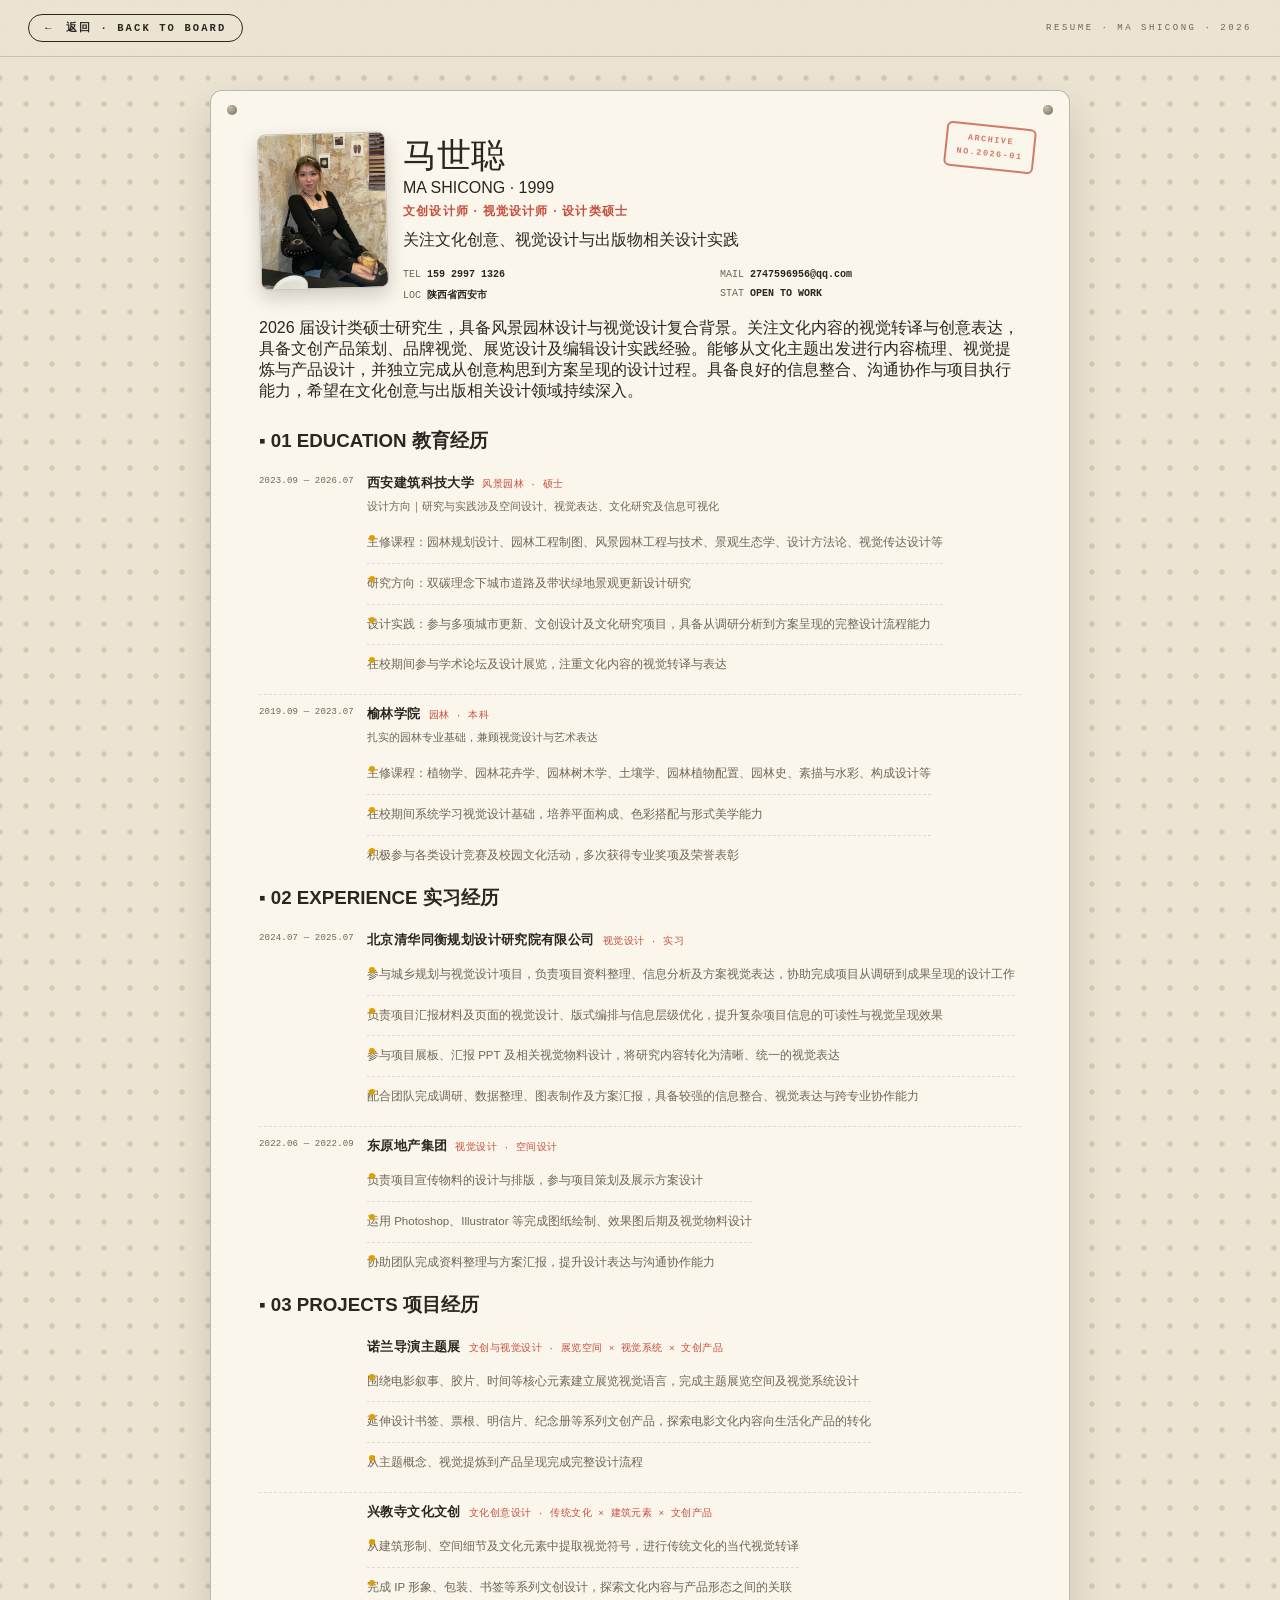
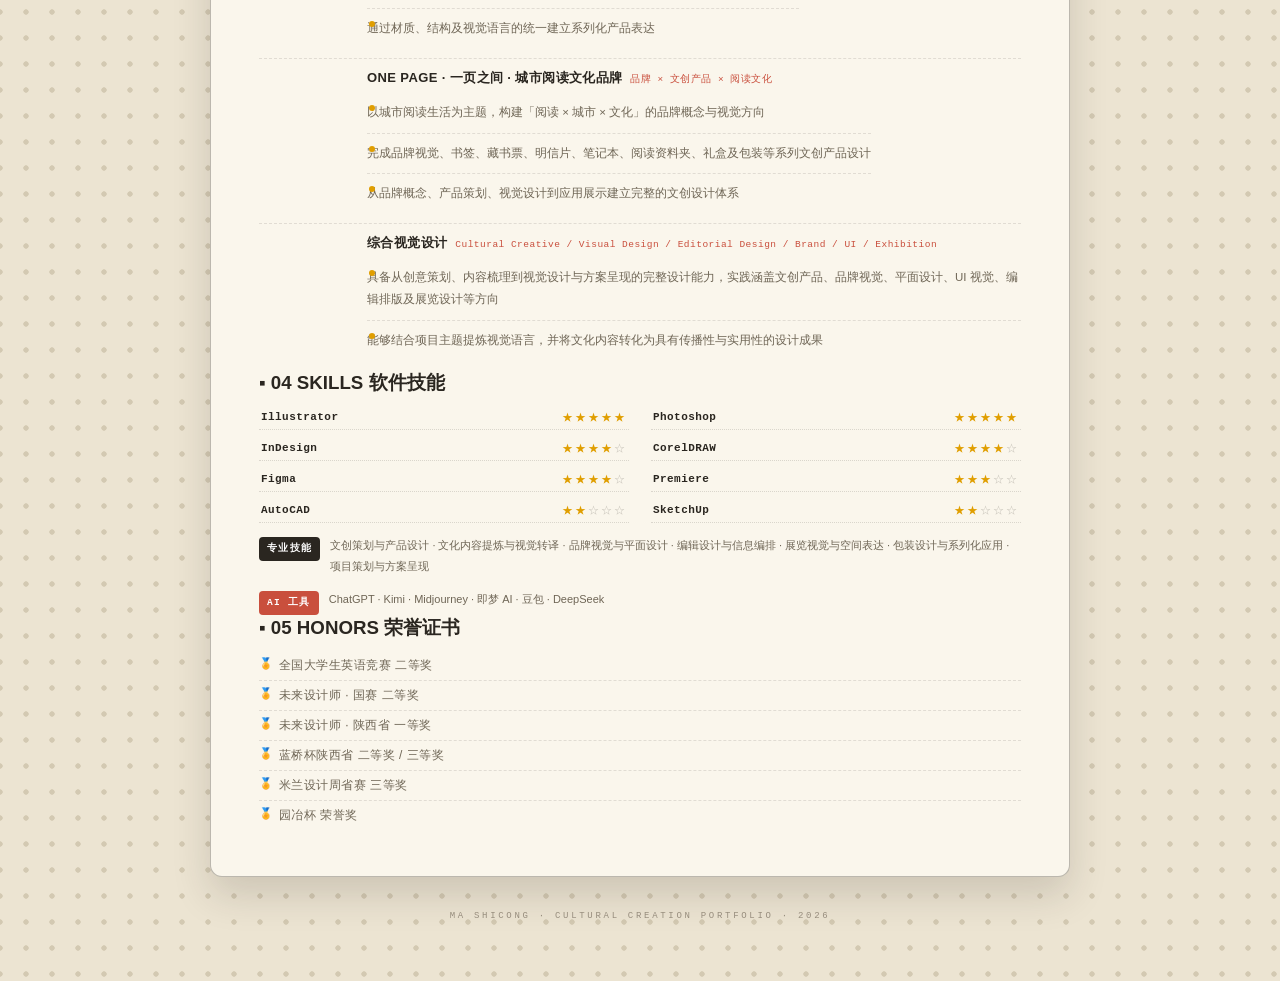
<file: resume.html>
<!DOCTYPE html><!--6DbX2KrD8H6lXQLKK_Ypv--><html lang="zh-CN"><head><meta charSet="utf-8"/><meta name="viewport" content="width=device-width, initial-scale=1"/><link rel="preload" as="image" href="/works/about/portrait.jpg"/><link rel="stylesheet" href="/_next/static/chunks/4154e1e14d16aa2d.css" data-precedence="next"/><link rel="preload" as="script" fetchPriority="low" href="/_next/static/chunks/c49d174f4f966385.js"/><script src="/_next/static/chunks/8295faf5c863fe53.js" async=""></script><script src="/_next/static/chunks/1923481c79ea851b.js" async=""></script><script src="/_next/static/chunks/02923749981b1a19.js" async=""></script><script src="/_next/static/chunks/turbopack-8f834f7015f49ed0.js" async=""></script><script src="/_next/static/chunks/268833786b937530.js" async=""></script><script src="/_next/static/chunks/f8f36408546f1f33.js" async=""></script><script src="/_next/static/chunks/ac22115291e35f44.js" async=""></script><title>马世聪 · 文化创意设计实践 CULTURAL DESIGN 2026</title><meta name="description" content="文化创意设计作品集：序 INTRO / 卷一 FILM 诺兰电影展文创 / 卷二 CULTURE 兴教寺文化文创 / 卷三 READING 一页之间 / 附录 VISUAL 综合视觉设计"/><script src="/_next/static/chunks/a6dad97d9634a72d.js" noModule=""></script></head><body><div hidden=""><!--$--><!--/$--></div><main class="resume-page pegboard"><div class="resume-topbar"><a class="back-link" href="/"><span class="arr">←</span> 返回 · BACK TO BOARD</a><span class="tb-no">RESUME · MA SHICONG · 2026</span></div><div class="resume-sheet reveal"><span class="clip"></span><div class="resume-head"><img class="resume-photo big" src="/works/about/portrait.jpg" alt="马世聪"/><div class="resume-head-main"><div class="name xl">马世聪</div><div class="name-en">MA SHICONG · 1999</div><div class="resume-title">文创设计师 · 视觉设计师 · 设计类硕士</div><div class="resume-title-sub">关注文化创意、视觉设计与出版物相关设计实践</div><div class="about-facts"><span>TEL <b>159 2997 1326</b></span><span>MAIL <b>2747596956@qq.com</b></span><span>LOC <b>陕西省西安市</b></span><span>STAT <b>OPEN TO WORK</b></span></div></div><span class="sheet-stamp">ARCHIVE<br/>NO.2026-01</span></div><p class="resume-intro">2026 届设计类硕士研究生，具备风景园林设计与视觉设计复合背景。关注文化内容的视觉转译与创意表达，具备文创产品策划、品牌视觉、展览设计及编辑设计实践经验。能够从文化主题出发进行内容梳理、视觉提炼与产品设计，并独立完成从创意构思到方案呈现的设计过程。具备良好的信息整合、沟通协作与项目执行能力，希望在文化创意与出版相关设计领域持续深入。</p><h3 class="sub">▪ 01 EDUCATION 教育经历</h3><ul class="dossier-list"><li><span class="date">2023.09 — 2026.07</span><div><b>西安建筑科技大学</b><em>风景园林 · 硕士</em><p>设计方向｜研究与实践涉及空间设计、视觉表达、文化研究及信息可视化</p><ul class="exp-bullets"><li>主修课程：园林规划设计、园林工程制图、风景园林工程与技术、景观生态学、设计方法论、视觉传达设计等</li><li>研究方向：双碳理念下城市道路及带状绿地景观更新设计研究</li><li>设计实践：参与多项城市更新、文创设计及文化研究项目，具备从调研分析到方案呈现的完整设计流程能力</li><li>在校期间参与学术论坛及设计展览，注重文化内容的视觉转译与表达</li></ul></div></li><li><span class="date">2019.09 — 2023.07</span><div><b>榆林学院</b><em>园林 · 本科</em><p>扎实的园林专业基础，兼顾视觉设计与艺术表达</p><ul class="exp-bullets"><li>主修课程：植物学、园林花卉学、园林树木学、土壤学、园林植物配置、园林史、素描与水彩、构成设计等</li><li>在校期间系统学习视觉设计基础，培养平面构成、色彩搭配与形式美学能力</li><li>积极参与各类设计竞赛及校园文化活动，多次获得专业奖项及荣誉表彰</li></ul></div></li></ul><h3 class="sub">▪ 02 EXPERIENCE 实习经历</h3><ul class="dossier-list"><li><span class="date">2024.07 — 2025.07</span><div><b>北京清华同衡规划设计研究院有限公司</b><em>视觉设计 · 实习</em><ul class="exp-bullets"><li>参与城乡规划与视觉设计项目，负责项目资料整理、信息分析及方案视觉表达，协助完成项目从调研到成果呈现的设计工作</li><li>负责项目汇报材料及页面的视觉设计、版式编排与信息层级优化，提升复杂项目信息的可读性与视觉呈现效果</li><li>参与项目展板、汇报 PPT 及相关视觉物料设计，将研究内容转化为清晰、统一的视觉表达</li><li>配合团队完成调研、数据整理、图表制作及方案汇报，具备较强的信息整合、视觉表达与跨专业协作能力</li></ul></div></li><li><span class="date">2022.06 — 2022.09</span><div><b>东原地产集团</b><em>视觉设计 · 空间设计</em><ul class="exp-bullets"><li>负责项目宣传物料的设计与排版，参与项目策划及展示方案设计</li><li>运用 Photoshop、Illustrator 等完成图纸绘制、效果图后期及视觉物料设计</li><li>协助团队完成资料整理与方案汇报，提升设计表达与沟通协作能力</li></ul></div></li></ul><h3 class="sub">▪ 03 PROJECTS 项目经历</h3><ul class="dossier-list"><li><span class="date"></span><div><b>诺兰导演主题展</b><em>文创与视觉设计 · 展览空间 × 视觉系统 × 文创产品</em><ul class="exp-bullets"><li>围绕电影叙事、胶片、时间等核心元素建立展览视觉语言，完成主题展览空间及视觉系统设计</li><li>延伸设计书签、票根、明信片、纪念册等系列文创产品，探索电影文化内容向生活化产品的转化</li><li>从主题概念、视觉提炼到产品呈现完成完整设计流程</li></ul></div></li><li><span class="date"></span><div><b>兴教寺文化文创</b><em>文化创意设计 · 传统文化 × 建筑元素 × 文创产品</em><ul class="exp-bullets"><li>从建筑形制、空间细节及文化元素中提取视觉符号，进行传统文化的当代视觉转译</li><li>完成 IP 形象、包装、书签等系列文创设计，探索文化内容与产品形态之间的关联</li><li>通过材质、结构及视觉语言的统一建立系列化产品表达</li></ul></div></li><li><span class="date"></span><div><b>ONE PAGE · 一页之间 · 城市阅读文化品牌</b><em>品牌 × 文创产品 × 阅读文化</em><ul class="exp-bullets"><li>以城市阅读生活为主题，构建「阅读 × 城市 × 文化」的品牌概念与视觉方向</li><li>完成品牌视觉、书签、藏书票、明信片、笔记本、阅读资料夹、礼盒及包装等系列文创产品设计</li><li>从品牌概念、产品策划、视觉设计到应用展示建立完整的文创设计体系</li></ul></div></li><li><span class="date"></span><div><b>综合视觉设计</b><em>Cultural Creative / Visual Design / Editorial Design / Brand / UI / Exhibition</em><ul class="exp-bullets"><li>具备从创意策划、内容梳理到视觉设计与方案呈现的完整设计能力，实践涵盖文创产品、品牌视觉、平面设计、UI 视觉、编辑排版及展览设计等方向</li><li>能够结合项目主题提炼视觉语言，并将文化内容转化为具有传播性与实用性的设计成果</li></ul></div></li></ul><h3 class="sub">▪ 04 SKILLS 软件技能</h3><div class="software-grid"><div class="star-row"><span class="sw-name">Illustrator</span><span class="stars" aria-label="5 星">★★★★★<i></i></span></div><div class="star-row"><span class="sw-name">Photoshop</span><span class="stars" aria-label="5 星">★★★★★<i></i></span></div><div class="star-row"><span class="sw-name">InDesign</span><span class="stars" aria-label="4 星">★★★★<i>☆</i></span></div><div class="star-row"><span class="sw-name">CorelDRAW</span><span class="stars" aria-label="4 星">★★★★<i>☆</i></span></div><div class="star-row"><span class="sw-name">Figma</span><span class="stars" aria-label="4 星">★★★★<i>☆</i></span></div><div class="star-row"><span class="sw-name">Premiere</span><span class="stars" aria-label="3 星">★★★<i>☆☆</i></span></div><div class="star-row"><span class="sw-name">AutoCAD</span><span class="stars" aria-label="2 星">★★<i>☆☆☆</i></span></div><div class="star-row"><span class="sw-name">SketchUp</span><span class="stars" aria-label="2 星">★★<i>☆☆☆</i></span></div></div><div class="skill-line"><span class="skill-label">专业技能</span><p>文创策划与产品设计 · 文化内容提炼与视觉转译 · 品牌视觉与平面设计 · 编辑设计与信息编排 · 展览视觉与空间表达 · 包装设计与系列化应用 · 项目策划与方案呈现</p></div><div class="skill-line"><span class="skill-label accent">AI 工具</span><p>ChatGPT · Kimi · Midjourney · 即梦 AI · 豆包 · DeepSeek</p></div><h3 class="sub">▪ 05 HONORS 荣誉证书</h3><ul class="honor-list"><li>全国大学生英语竞赛 二等奖</li><li>未来设计师 · 国赛 二等奖</li><li>未来设计师 · 陕西省 一等奖</li><li>蓝桥杯陕西省 二等奖 / 三等奖</li><li>米兰设计周省赛 三等奖</li><li>园冶杯 荣誉奖</li></ul></div><div class="resume-foot-meta">MA SHICONG · CULTURAL CREATION PORTFOLIO · 2026</div></main><!--$--><!--/$--><script src="/_next/static/chunks/c49d174f4f966385.js" id="_R_" async=""></script><script>(self.__next_f=self.__next_f||[]).push([0])</script><script>self.__next_f.push([1,"1:\"$Sreact.fragment\"\n2:I[49712,[\"/_next/static/chunks/268833786b937530.js\",\"/_next/static/chunks/f8f36408546f1f33.js\"],\"default\"]\n3:I[72612,[\"/_next/static/chunks/268833786b937530.js\",\"/_next/static/chunks/f8f36408546f1f33.js\"],\"default\"]\n4:I[31299,[\"/_next/static/chunks/268833786b937530.js\",\"/_next/static/chunks/f8f36408546f1f33.js\"],\"ClientPageRoot\"]\n5:I[20036,[\"/_next/static/chunks/ac22115291e35f44.js\"],\"default\"]\n8:I[46193,[\"/_next/static/chunks/268833786b937530.js\",\"/_next/static/chunks/f8f36408546f1f33.js\"],\"OutletBoundary\"]\n9:\"$Sreact.suspense\"\nb:I[46193,[\"/_next/static/chunks/268833786b937530.js\",\"/_next/static/chunks/f8f36408546f1f33.js\"],\"ViewportBoundary\"]\nd:I[46193,[\"/_next/static/chunks/268833786b937530.js\",\"/_next/static/chunks/f8f36408546f1f33.js\"],\"MetadataBoundary\"]\nf:I[145,[\"/_next/static/chunks/268833786b937530.js\",\"/_next/static/chunks/f8f36408546f1f33.js\"],\"default\"]\n:HL[\"/_next/static/chunks/4154e1e14d16aa2d.css\",\"style\"]\n"])</script><script>self.__next_f.push([1,"0:{\"P\":null,\"b\":\"6DbX2KrD8H6lXQLKK-Ypv\",\"c\":[\"\",\"resume\"],\"q\":\"\",\"i\":false,\"f\":[[[\"\",{\"children\":[\"resume\",{\"children\":[\"__PAGE__\",{}]}]},\"$undefined\",\"$undefined\",true],[[\"$\",\"$1\",\"c\",{\"children\":[[[\"$\",\"link\",\"0\",{\"rel\":\"stylesheet\",\"href\":\"/_next/static/chunks/4154e1e14d16aa2d.css\",\"precedence\":\"next\",\"crossOrigin\":\"$undefined\",\"nonce\":\"$undefined\"}]],[\"$\",\"html\",null,{\"lang\":\"zh-CN\",\"children\":[\"$\",\"body\",null,{\"children\":[\"$\",\"$L2\",null,{\"parallelRouterKey\":\"children\",\"error\":\"$undefined\",\"errorStyles\":\"$undefined\",\"errorScripts\":\"$undefined\",\"template\":[\"$\",\"$L3\",null,{}],\"templateStyles\":\"$undefined\",\"templateScripts\":\"$undefined\",\"notFound\":[[[\"$\",\"title\",null,{\"children\":\"404: This page could not be found.\"}],[\"$\",\"div\",null,{\"style\":{\"fontFamily\":\"system-ui,\\\"Segoe UI\\\",Roboto,Helvetica,Arial,sans-serif,\\\"Apple Color Emoji\\\",\\\"Segoe UI Emoji\\\"\",\"height\":\"100vh\",\"textAlign\":\"center\",\"display\":\"flex\",\"flexDirection\":\"column\",\"alignItems\":\"center\",\"justifyContent\":\"center\"},\"children\":[\"$\",\"div\",null,{\"children\":[[\"$\",\"style\",null,{\"dangerouslySetInnerHTML\":{\"__html\":\"body{color:#000;background:#fff;margin:0}.next-error-h1{border-right:1px solid rgba(0,0,0,.3)}@media (prefers-color-scheme:dark){body{color:#fff;background:#000}.next-error-h1{border-right:1px solid rgba(255,255,255,.3)}}\"}}],[\"$\",\"h1\",null,{\"className\":\"next-error-h1\",\"style\":{\"display\":\"inline-block\",\"margin\":\"0 20px 0 0\",\"padding\":\"0 23px 0 0\",\"fontSize\":24,\"fontWeight\":500,\"verticalAlign\":\"top\",\"lineHeight\":\"49px\"},\"children\":404}],[\"$\",\"div\",null,{\"style\":{\"display\":\"inline-block\"},\"children\":[\"$\",\"h2\",null,{\"style\":{\"fontSize\":14,\"fontWeight\":400,\"lineHeight\":\"49px\",\"margin\":0},\"children\":\"This page could not be found.\"}]}]]}]}]],[]],\"forbidden\":\"$undefined\",\"unauthorized\":\"$undefined\"}]}]}]]}],{\"children\":[[\"$\",\"$1\",\"c\",{\"children\":[null,[\"$\",\"$L2\",null,{\"parallelRouterKey\":\"children\",\"error\":\"$undefined\",\"errorStyles\":\"$undefined\",\"errorScripts\":\"$undefined\",\"template\":[\"$\",\"$L3\",null,{}],\"templateStyles\":\"$undefined\",\"templateScripts\":\"$undefined\",\"notFound\":\"$undefined\",\"forbidden\":\"$undefined\",\"unauthorized\":\"$undefined\"}]]}],{\"children\":[[\"$\",\"$1\",\"c\",{\"children\":[[\"$\",\"$L4\",null,{\"Component\":\"$5\",\"serverProvidedParams\":{\"searchParams\":{},\"params\":{},\"promises\":[\"$@6\",\"$@7\"]}}],[[\"$\",\"script\",\"script-0\",{\"src\":\"/_next/static/chunks/ac22115291e35f44.js\",\"async\":true,\"nonce\":\"$undefined\"}]],[\"$\",\"$L8\",null,{\"children\":[\"$\",\"$9\",null,{\"name\":\"Next.MetadataOutlet\",\"children\":\"$@a\"}]}]]}],{},null,false,false]},null,false,false]},null,false,false],[\"$\",\"$1\",\"h\",{\"children\":[null,[\"$\",\"$Lb\",null,{\"children\":\"$@c\"}],[\"$\",\"div\",null,{\"hidden\":true,\"children\":[\"$\",\"$Ld\",null,{\"children\":[\"$\",\"$9\",null,{\"name\":\"Next.Metadata\",\"children\":\"$@e\"}]}]}],null]}],false]],\"m\":\"$undefined\",\"G\":[\"$f\",[]],\"S\":true}\n"])</script><script>self.__next_f.push([1,"6:{}\n7:\"$0:f:0:1:1:children:1:children:0:props:children:0:props:serverProvidedParams:params\"\n"])</script><script>self.__next_f.push([1,"c:[[\"$\",\"meta\",\"0\",{\"charSet\":\"utf-8\"}],[\"$\",\"meta\",\"1\",{\"name\":\"viewport\",\"content\":\"width=device-width, initial-scale=1\"}]]\n"])</script><script>self.__next_f.push([1,"e:[[\"$\",\"title\",\"0\",{\"children\":\"马世聪 · 文化创意设计实践 CULTURAL DESIGN 2026\"}],[\"$\",\"meta\",\"1\",{\"name\":\"description\",\"content\":\"文化创意设计作品集：序 INTRO / 卷一 FILM 诺兰电影展文创 / 卷二 CULTURE 兴教寺文化文创 / 卷三 READING 一页之间 / 附录 VISUAL 综合视觉设计\"}]]\na:null\n"])</script></body></html>
</file>
<file: _next/static/chunks/4154e1e14d16aa2d.css>
:root{--board:#ece4d2;--board-deep:#e3d9c3;--hole:#d3c9b2;--paper:#faf6ec;--paper-warm:#f3ecdb;--ink:#2a2620;--ink-soft:#6f6656;--ink-faint:#9a9080;--yellow:#f7b500;--yellow-deep:#e09e00;--red:#c94f3d;--blue:#3e5c76;--green:#5c7a5e;--metal:#948b78;--metal-dark:#6e6656;--shadow:0 18px 38px #2a262029;--mono:ui-monospace,"SFMono-Regular",Consolas,"Courier New",monospace;--sans:-apple-system,"PingFang SC","Microsoft YaHei","Segoe UI",sans-serif}*{box-sizing:border-box;margin:0;padding:0}html{scroll-behavior:smooth}body{background:var(--board-deep);color:var(--ink);font-family:var(--sans);overflow-x:hidden}::selection{background:var(--yellow);color:var(--ink)}img{max-width:100%;display:block}.pegboard{background-color:var(--board);background-image:radial-gradient(circle,var(--hole)2.4px,transparent 3px);background-position:13px 13px;background-size:26px 26px}.legend-panel{z-index:40;background:var(--paper);width:218px;box-shadow:var(--shadow);font-family:var(--mono);border:1px solid #2a262033;border-radius:10px;padding:18px 16px;position:fixed;top:24px;left:24px}.legend-brand{letter-spacing:.08em;font-size:13px;font-weight:700}.legend-sub{letter-spacing:.14em;color:var(--ink-soft);margin-top:4px;font-size:8.5px}.legend-divider{border:none;border-top:1px dashed #2a262040;margin:12px 0}.legend-title{letter-spacing:.2em;color:var(--ink-soft);margin-bottom:8px;font-size:9px}.legend-list{list-style:none}.legend-list li{letter-spacing:.04em;cursor:pointer;border-radius:5px;align-items:center;gap:8px;margin:2px 0;padding:4.5px 6px;font-size:10.5px;transition:background .2s,transform .2s;display:flex}.legend-list li:hover{background:#2a262012;transform:translate(3px)}.legend-list li .no{color:var(--ink-soft);width:18px;font-weight:700}.legend-list li:hover .no{color:var(--red)}.legend-foot{color:var(--ink-faint);letter-spacing:.05em;margin-top:12px;font-size:9px;line-height:1.7}.board-main{margin-left:266px}@media (max-width:1100px){.legend-panel{display:none}.board-main{margin-left:0}}.hang-wrap{transform-origin:top;animation:6s ease-in-out infinite sway;animation-delay:var(--d,0s)}.hang-swing{transform-origin:top;flex-direction:column;align-items:center;display:flex}.hang-swing.swinging{animation:1s cubic-bezier(.36,.07,.19,.97) swing}.hang-hook{width:15px;height:30px;position:relative}.hang-hook:before{content:"";background:radial-gradient(circle at 32% 28%,#fbf8f0,#cfc8b6 38%,#a29a88 68%,#736c5c 92%);border-radius:50%;width:15px;height:15px;position:absolute;top:0;left:50%;transform:translate(-50%);box-shadow:0 2px 4px #2a262061,inset 0 -3px 4px #00000038,inset 0 2px 2px #ffffffbf}.hang-hook:after{content:"";background:linear-gradient(90deg,#e2dccd,#a49c8a 55%,#7d7666);border-radius:0 0 4px 4px;width:5px;height:18px;position:absolute;top:12px;left:50%;transform:translate(-50%);box-shadow:0 3px 3px #2a262047,-4px -6px 0 -1px #2a262047}.hang-hook.screw{background:radial-gradient(circle at 32% 28%,#fbf8f0,#cfc8b6 40%,#a29a88 70%,#736c5c 95%);border:none;border-radius:50%;width:11px;height:11px;transform:none;box-shadow:0 2px 3px #2a262066,inset 0 -2px 3px #0003,inset 0 1px 2px #fffc}.hang-string{width:2.5px;height:var(--string-h,20px);background:linear-gradient(90deg,#8d8676,#d9d3c4 45%,#948c7b);box-shadow:1px 0 1px #2a262026}.hang-card{cursor:pointer;border:none;font-family:inherit;transition:transform .25s,box-shadow .25s,filter .25s}.hang-card:hover{filter:brightness(1.04);transform:translateY(4px)rotate(-.6deg)}.hang-swing.swinging .hang-card{cursor:default}@keyframes sway{0%,to{transform:rotate(-.8deg)}50%{transform:rotate(.8deg)}}@keyframes swing{0%{transform:rotate(0)}15%{transform:rotate(5deg)}35%{transform:rotate(-4.2deg)}55%{transform:rotate(2.8deg)}75%{transform:rotate(-1.6deg)}to{transform:rotate(0)}}.hero{flex-direction:column;align-items:center;min-height:100vh;padding:40px 40px 70px;display:flex;position:relative;overflow:hidden}.hero-banner{--string-h:34px;margin-bottom:44px}.banner-board{background:var(--paper);box-shadow:var(--shadow);text-align:center;border:1.5px solid #2a262059;border-radius:8px;padding:20px 44px 22px;position:relative}.banner-board:before,.banner-board:after{content:"";background:radial-gradient(circle at 35% 30%,#c9c0ab,var(--metal-dark));border-radius:50%;width:9px;height:9px;position:absolute;top:8px}.banner-board:before{left:10px}.banner-board:after{right:10px}.banner-kicker{font-family:var(--mono);letter-spacing:.42em;color:var(--ink-soft);margin-bottom:8px;font-size:10px}.banner-title{letter-spacing:.06em;font-size:clamp(30px,5vw,56px);font-weight:800;line-height:1.1}.banner-title .en{font-family:var(--mono);letter-spacing:.5em;color:var(--red);margin-top:10px;font-size:clamp(13px,1.6vw,18px);font-weight:500;display:block}.banner-year{font-family:var(--mono);letter-spacing:.3em;background:var(--ink);color:var(--paper);border-radius:20px;margin-top:12px;padding:4px 14px;font-size:10px;display:inline-block}.hero-rig{flex-wrap:wrap;justify-content:center;align-items:flex-start;gap:46px;max-width:1060px;display:flex}.keytag{--string-h:16px;background:linear-gradient(165deg,#ffc93c,var(--yellow)45%,var(--yellow-deep));text-align:center;color:#4a3600;border-radius:12px;width:128px;padding:34px 14px 18px;position:relative;box-shadow:0 14px 26px #e09e0059}.keytag:before{content:"";background:var(--board-deep);border-radius:8px;width:26px;height:12px;position:absolute;top:9px;left:50%;transform:translate(-50%);box-shadow:inset 0 1px 3px #2a262059}.keytag .no{font-family:var(--mono);letter-spacing:.3em;font-size:10px;font-weight:700}.keytag .cn{letter-spacing:.12em;margin-top:4px;font-size:17px;font-weight:800}.keytag .en{font-family:var(--mono);letter-spacing:.14em;opacity:.75;margin-top:5px;font-size:8.5px}.keytag .arrow{margin-top:8px;font-size:13px;display:block}.acrylic-file{--string-h:30px;-webkit-backdrop-filter:blur(5px);backdrop-filter:blur(5px);width:min(400px,82vw);box-shadow:var(--shadow),inset 0 0 0 1px #ffffff80;background:#ffffff80;border:1px solid #ffffffd9;border-radius:10px;padding:22px 22px 18px;position:relative}.acrylic-file .corner{background:radial-gradient(circle at 35% 30%,#c9c0ab,var(--metal-dark));border-radius:50%;width:8px;height:8px;position:absolute}.acrylic-file .c-tl{top:7px;left:7px}.acrylic-file .c-tr{top:7px;right:7px}.acrylic-file .c-bl{bottom:7px;left:7px}.acrylic-file .c-br{bottom:7px;right:7px}.file-head{font-family:var(--mono);justify-content:space-between;align-items:baseline;margin-bottom:4px;display:flex}.file-head .no{color:var(--red);font-size:13px;font-weight:700}.file-head .en{letter-spacing:.18em;color:var(--ink-soft);font-size:9px}.file-title{letter-spacing:.14em;margin-bottom:4px;font-size:21px;font-weight:800}.file-sub{font-family:var(--mono);letter-spacing:.12em;color:var(--ink-soft);margin-bottom:14px;font-size:9px}.file-list{list-style:none}.file-list li{cursor:pointer;border-radius:7px;align-items:center;gap:10px;padding:7px 8px;transition:background .2s,transform .2s;display:flex}.file-list li:hover{background:#2a26200f;transform:translate(4px)}.file-list .no{font-family:var(--mono);color:#fff;border-radius:4px;place-items:center;width:24px;height:20px;font-size:10px;font-weight:700;display:grid}.file-list .t{text-align:left;flex:1}.file-list .t .cn{font-size:13px;font-weight:700}.file-list .t .en{font-family:var(--mono);letter-spacing:.1em;color:var(--ink-soft);margin-top:1px;font-size:8px}.file-list .thumb{object-fit:cover;border:1px solid #2a262026;border-radius:4px;width:52px;height:34px;box-shadow:0 3px 8px #2a262026}.id-card{--string-h:12px;background:var(--paper);width:168px;box-shadow:var(--shadow);text-align:left;border:1px solid #2a262040;border-radius:10px;padding:12px}.id-card .strap{background:linear-gradient(#4b463c,#2e2a24);border-radius:5px;place-items:center;height:22px;margin:-4px -4px 10px;display:grid}.id-card .strap span{font-family:var(--mono);letter-spacing:.3em;color:#d8cfba;font-size:7.5px}.id-row{align-items:center;gap:10px;display:flex}.id-avatar{object-fit:cover;border:1px solid #2a262033;border-radius:8px;width:44px;height:44px}.id-name{letter-spacing:.08em;font-size:15px;font-weight:800}.id-name small{font-family:var(--mono);letter-spacing:.2em;color:var(--ink-soft);margin-top:2px;font-size:8px;display:block}.id-meta{color:var(--ink-soft);font-size:9.5px;line-height:1.75;font-family:var(--mono);margin-top:9px}.id-cv{text-align:center;width:100%;font-family:var(--mono);letter-spacing:.22em;border:1.5px solid var(--ink);color:var(--ink);cursor:pointer;background:0 0;border-radius:6px;margin-top:10px;padding:7px 0;font-size:9.5px;font-weight:700;text-decoration:none;transition:background .2s,color .2s;display:block}.id-cv:hover{background:var(--ink);color:var(--paper)}.resume-jump{letter-spacing:.24em;color:var(--paper);background:var(--ink);border:1.5px solid var(--ink);border-radius:6px;align-items:center;gap:10px;margin-top:16px;padding:11px 26px;font-size:13px;font-weight:700;text-decoration:none;transition:transform .25s,box-shadow .25s,background .25s;display:inline-flex;box-shadow:0 6px 16px #2a262047}.resume-jump .arr{font-family:var(--mono);transition:transform .25s}.resume-jump:hover{background:var(--red);border-color:var(--red);transform:translateY(-3px);box-shadow:0 12px 24px #c94f3d59}.resume-jump:hover .arr{transform:translate(5px)}.intro-cover{background-color:var(--paper-warm);justify-content:center;align-items:center;min-height:100vh;display:flex;position:relative;overflow:hidden}.intro-cover:before{content:"";opacity:.5;background-image:radial-gradient(circle,#2a262029 2.2px,#0000 2.8px);background-size:30px 30px;position:absolute;inset:0}.intro-cover:after{content:"";background:radial-gradient(900px 620px at 50% 42%,#fffcf4e6,#d6cbb259);position:absolute;inset:0}.cover-frame{z-index:2;text-align:center;width:min(980px,92vw);margin:0 auto;padding:0 20px;position:relative}.cover-kicker{font-family:var(--mono);letter-spacing:.2em;color:var(--ink-soft);opacity:0;font-size:10px;font-weight:700;animation:.9s 50ms forwards coverFade,1.7s cubic-bezier(.22,1,.36,1) 50ms forwards kickerTrack}@keyframes kickerTrack{to{letter-spacing:.52em}}.orb{pointer-events:none;background:linear-gradient(145deg,#fffc,#d6cbb24d);border-radius:50%;animation:8s ease-in-out infinite orbFloat;position:absolute;box-shadow:0 20px 32px #2a262021,inset 0 2px 8px #ffffffd9}.orb-1{width:110px;height:110px;top:20%;left:11%}.orb-2{width:62px;height:62px;animation-duration:9.5s;animation-delay:1.4s;bottom:24%;right:13%}.orb-ring{pointer-events:none;border:1.5px dashed #b3672b8c;border-radius:50%;width:92px;height:92px;animation:16s linear infinite spinStar;position:absolute;bottom:16%;left:18%}@keyframes orbFloat{0%,to{transform:translateY(0)}50%{transform:translateY(-18px)}}.cover-name{letter-spacing:.06em;text-transform:uppercase;color:var(--ink);margin:26px 0 22px;font-family:Helvetica Neue,Helvetica,Arial,sans-serif;font-size:clamp(48px,9.5vw,118px);font-style:normal;font-weight:600;line-height:1.04}.cover-name .accent{color:#b3672b;letter-spacing:.02em;font-style:italic}.cover-name .ltr{opacity:0;filter:blur(12px);animation:.85s cubic-bezier(.22,1,.36,1) forwards ltrIn;animation-delay:var(--i,0s);display:inline-block;transform:translateY(46px)rotate(5deg)}@keyframes ltrIn{to{opacity:1;filter:blur();transform:none}}@keyframes coverFade{to{opacity:1}}@keyframes coverRise{0%{opacity:0;transform:translateY(26px)}to{opacity:1;transform:none}}.cover-line{background:linear-gradient(90deg,transparent,var(--yellow-deep),transparent);width:0;height:1.5px;margin:0 auto;animation:1.15s cubic-bezier(.22,1,.36,1) 1.05s forwards lineGrow}@keyframes lineGrow{to{width:min(340px,62vw)}}.cover-sub{letter-spacing:.18em;max-width:560px;color:var(--ink-soft);opacity:0;margin:20px auto 0;font-size:12.5px;animation:.85s 1.35s forwards coverRise}.enter-btn{font-family:var(--mono);letter-spacing:.34em;color:var(--ink);border:1.5px solid var(--ink);cursor:pointer;opacity:0;background:0 0;border-radius:30px;align-items:center;gap:12px;margin-top:34px;padding:13px 34px;font-size:11px;font-weight:700;transition:background .25s,color .25s,box-shadow .25s,transform .25s;animation:.8s 1.75s forwards coverRise;display:inline-flex}.enter-btn .cn{font-family:var(--sans);letter-spacing:.3em;font-size:12.5px;font-weight:500}.enter-btn .arr{transition:transform .25s;animation:1.6s ease-in-out infinite arrowNudge;display:inline-block}.enter-btn:hover{background:var(--ink);color:var(--paper-warm);transform:translateY(-2px);box-shadow:0 14px 34px #2a26204d}.enter-btn:hover .arr{animation-play-state:paused;transform:translateY(4px)}@keyframes arrowNudge{0%,to{transform:translateY(0)}50%{transform:translateY(5px)}}.scroll-hint{z-index:2;font-family:var(--mono);letter-spacing:.42em;color:var(--ink-soft);opacity:0;flex-direction:column;align-items:center;gap:8px;font-size:8.5px;font-weight:700;animation:1s 2.05s forwards coverFade;display:flex;position:absolute;bottom:30px;left:50%;transform:translate(-50%)}.scroll-hint .mouse{border:1.5px solid var(--ink-soft);border-radius:12px;justify-content:center;width:20px;height:32px;padding-top:5px;display:flex}.scroll-hint .mouse i{background:var(--yellow-deep);border-radius:3px;width:3px;height:7px;animation:1.6s ease-in-out infinite wheelDrop}@keyframes wheelDrop{0%{opacity:1;transform:translateY(0)}70%{opacity:0;transform:translateY(10px)}to{opacity:0;transform:translateY(0)}}.cover-frame:before,.cover-frame:after{content:"✦";color:var(--yellow-deep);font-size:14px;animation:9s linear infinite spinStar;position:absolute;top:-34px}.cover-frame:before{left:-8vw}.cover-frame:after{animation-direction:reverse;right:-8vw}@keyframes spinStar{to{transform:rotate(360deg)}}@media (max-width:720px){.cover-sub{letter-spacing:.1em;font-size:11px}}.hang-swing{filter:drop-shadow(0 16px 18px #2a26202e)}.board-panels{z-index:0;pointer-events:none;position:absolute;inset:0;overflow:hidden}.bp{position:absolute;top:-2%;bottom:-2%}.bp-l{background:linear-gradient(90deg,#96744e2e,#96744e12);width:17%;left:0;box-shadow:inset -16px 0 28px #2a262012}.bp-m{background:linear-gradient(#8a7aa83d,#8a7aa81f 55%,#786a942e);border-radius:4px;width:27%;left:50%;transform:translate(-50%);box-shadow:-14px 0 28px #2a262017,14px 0 28px #2a262017,inset 0 3px #ffffff47}.bp-r{background:linear-gradient(270deg,#96744e2e,#96744e12);width:17%;right:0;box-shadow:inset 16px 0 28px #2a262012}.hero .hang-wrap,.hero .scroll-hint{z-index:2}.wood-shelf{z-index:1;background:linear-gradient(#e3cda2,#c3a473 55%,#8f7248);border-radius:3px;height:9px;position:absolute;box-shadow:0 7px 12px #2a262038,inset 0 1.5px #ffffff8c}.wood-shelf:before,.wood-shelf:after{content:"";background:radial-gradient(circle at 32% 28%,#fbf8f0,#cfc8b6 40%,#8b8371 95%);border-radius:50%;width:8px;height:8px;position:absolute;bottom:-7px;box-shadow:0 2px 3px #2a262059}.wood-shelf:before{left:8px}.wood-shelf:after{right:8px}.shelf-item{filter:drop-shadow(0 5px 5px #2a262040);font-size:24px;line-height:1;animation:3.6s ease-in-out infinite swayItem;position:absolute;bottom:100%}.shelf-item:first-child{left:14px}.shelf-item:nth-child(2){animation-delay:.6s;left:54px}.shelf-item:nth-child(3){animation-delay:1.1s;left:auto;right:14px}@keyframes swayItem{0%,to{transform:rotate(-2deg)}50%{transform:rotate(2.5deg)}}.shelf-a{width:170px;top:24%;left:5%}.shelf-b{width:190px;top:62%;right:6%}.shelf-c{width:130px;top:15%;right:7%}.fx-beam{z-index:6;pointer-events:none;background:linear-gradient(115deg,#fffcf080 0%,#fffcf000 34%),linear-gradient(115deg,#0000 42%,#fffaeb29 50%,#0000 58%);position:fixed;inset:0}.fx-vignette{z-index:6;pointer-events:none;background:radial-gradient(120% 90% at 50% 40%,#0000 62%,#2a262024 100%);position:fixed;inset:0}.cover-name .row{display:block}.cover-name .row-1{letter-spacing:.03em;font-size:clamp(40px,7.8vw,98px);font-weight:800;line-height:1.06;position:relative}.cover-name:after{content:"";pointer-events:none;background:linear-gradient(105deg,#0000 42%,#fff9 50%,#0000 58%);animation:1.5s cubic-bezier(.4,0,.2,1) 2.3s forwards shineSweep;position:absolute;inset:-12px -40px;transform:translate(-130%)}@keyframes shineSweep{to{transform:translate(130%)}}.cover-name .row-3 .ltr{animation:.85s cubic-bezier(.22,1,.36,1) forwards ltrIn,3.2s ease-in-out infinite waveFloat;animation-delay:var(--i,0s),calc(2.2s + var(--i,0s))}@keyframes waveFloat{0%,to{transform:translateY(0)}50%{transform:translateY(-7px)}}.cover-name .row-3{letter-spacing:.3em;margin-top:12px;font-size:clamp(30px,5.2vw,64px);font-style:italic;font-weight:600;line-height:1.2}.cover-name .accent{color:#b3672b}.cover-chips{flex-wrap:wrap;gap:7px;margin-top:14px;display:flex}.cover-chips span{letter-spacing:.08em;background:var(--paper-warm);border:1px solid #2a26204d;border-radius:20px;padding:4px 12px;font-size:10.5px}.resume-page{flex-direction:column;align-items:center;min-height:100vh;padding:90px 24px 60px;display:flex}.resume-topbar{z-index:50;-webkit-backdrop-filter:blur(8px);backdrop-filter:blur(8px);font-family:var(--mono);background:#ece4d2e0;border-bottom:1.5px solid #2a26202e;justify-content:space-between;align-items:center;padding:14px 28px;display:flex;position:fixed;top:0;left:0;right:0}.back-link{letter-spacing:.2em;color:var(--ink);border:1.5px solid var(--ink);border-radius:20px;padding:6px 16px;font-size:10.5px;font-weight:700;text-decoration:none;transition:background .2s,color .2s}.back-link:hover{background:var(--ink);color:var(--paper)}.back-link .arr{margin-right:4px;transition:transform .2s;display:inline-block}.back-link:hover .arr{transform:translate(-3px)}.tb-no{letter-spacing:.28em;color:var(--ink-soft);font-size:9px}.resume-sheet{background:var(--paper);width:min(860px,100%);box-shadow:var(--shadow);border:1.5px solid #2a26204d;border-radius:12px;padding:42px 48px 46px;position:relative}.resume-sheet:before,.resume-sheet:after{content:"";background:radial-gradient(circle at 35% 30%,#c9c0ab,var(--metal-dark));border-radius:50%;width:10px;height:10px;position:absolute;top:14px}.resume-sheet:before{left:16px}.resume-sheet:after{right:16px}.resume-photo.big{width:128px;height:156px}.name.xl{font-size:34px}.sheet-stamp{font-family:var(--mono);letter-spacing:.18em;text-align:center;color:var(--red);border:2px solid var(--red);opacity:.75;border-radius:6px;padding:6px 10px;font-size:8.5px;font-weight:700;line-height:1.7;position:absolute;top:34px;right:34px;transform:rotate(6deg)}.resume-sheet h3.sub:first-of-type{margin-top:26px}.exp-bullets{margin-top:6px;list-style:none}.exp-bullets li{color:var(--ink-soft);padding:3px 0 3px 16px;font-size:11.5px;line-height:1.9;position:relative}.exp-bullets li:before{content:"";background:var(--yellow-deep);border-radius:50%;width:6px;height:6px;position:absolute;top:12px;left:2px}.dossier-list p.hl{color:var(--red);font-weight:600}.resume-foot-meta{font-family:var(--mono);letter-spacing:.3em;color:var(--ink-faint);margin-top:34px;font-size:9px}@media (max-width:720px){.resume-page{padding:80px 14px 40px}.resume-sheet{padding:28px 20px 32px}.resume-head{flex-direction:column}.software-grid{grid-template-columns:1fr}.tb-no{display:none}}.skills-oval{--string-h:18px;color:#e9e2d2;text-align:center;background:linear-gradient(170deg,#35312a,#17140f);border-radius:50%/34%;width:172px;padding:34px 20px 28px;box-shadow:0 16px 30px #17140f66}.skills-oval .head{font-family:var(--mono);letter-spacing:.28em;margin-bottom:3px;font-size:11px;font-weight:700}.skills-oval .head-cn{letter-spacing:.3em;color:#b3a98f;margin-bottom:12px;font-size:11px}.skill-chips{flex-wrap:wrap;justify-content:center;gap:5px;display:flex}.skill-chips span{font-family:var(--mono);letter-spacing:.1em;border:1px solid #e9e2d266;border-radius:20px;padding:3px 8px;font-size:7.5px;transition:background .2s,color .2s}.skills-oval:hover .skill-chips span{border-color:var(--yellow);color:var(--yellow)}.envelope{--string-h:14px;background:var(--paper);width:190px;box-shadow:var(--shadow);text-align:left;border-radius:8px;padding:9px}.envelope-inner{background-color:#0000;background-image:repeating-linear-gradient(45deg,#c94f3d8c 0 7px,#0000 7px 14px),repeating-linear-gradient(-45deg,#3e5c768c 0 7px,#0000 7px 14px);background-position:top;background-repeat:no-repeat;background-size:100% 7px,100% 7px;background-attachment:scroll,scroll;background-origin:padding-box,padding-box;background-clip:border-box,border-box;border:1px solid #2a262026;border-radius:5px;padding:14px 14px 12px}.envelope .no{font-family:var(--mono);letter-spacing:.2em;color:var(--red);font-size:9px;font-weight:700}.envelope .cn{letter-spacing:.1em;margin-top:3px;font-size:15px;font-weight:800}.envelope .en{font-family:var(--mono);letter-spacing:.16em;color:var(--ink-soft);margin-bottom:10px;font-size:7.5px}.env-lines{font-family:var(--mono);color:var(--ink-soft);font-size:9px;line-height:1.9}.env-lines b{color:var(--ink);font-weight:600}.env-stamp{background:#fff9;border:1px dashed #2a262066;border-radius:3px;place-items:center;width:34px;height:40px;font-size:14px;display:grid;position:absolute;top:16px;right:14px}.note-tag{--string-h:26px;width:118px;font-family:var(--mono);letter-spacing:.06em;color:var(--ink-soft);text-align:left;background:#fffdf6;border:1px solid #2a262033;border-radius:4px 4px 14px;padding:14px 12px;font-size:8.5px;line-height:1.7;position:relative;transform:rotate(2.5deg);box-shadow:0 10px 22px #2a262024}.note-tag b{color:var(--ink);letter-spacing:.14em;margin-bottom:4px;font-size:9.5px;display:block}.note-tag .tape{background:#f7b50073;border-left:1px dashed #ffffffb3;border-right:1px dashed #ffffffb3;width:52px;height:16px;position:absolute;top:-8px;left:50%;transform:translate(-50%)rotate(-3deg)}.scroll-hint{font-family:var(--mono);letter-spacing:.4em;color:var(--ink-soft);margin-top:54px;font-size:9px;animation:2.2s ease-in-out infinite hintFloat}@keyframes hintFloat{0%,to{opacity:.75;transform:translateY(0)}50%{opacity:1;transform:translateY(7px)}}.section{padding:86px 40px 96px;position:relative}.section:nth-child(odd of .section){background:#ffffff38}.section-inner{max-width:1080px;margin:0 auto}.sec-head{justify-content:center;margin-bottom:46px;display:flex}.sec-tag{--string-h:22px;background:var(--paper);box-shadow:var(--shadow);text-align:center;cursor:default;border:1.5px solid #2a262059;border-radius:8px;padding:14px 34px 16px}.sec-tag .no{font-family:var(--mono);letter-spacing:.32em;color:var(--red);font-size:10px;font-weight:700}.sec-tag .cn{letter-spacing:.16em;margin-top:4px;font-size:24px;font-weight:800}.sec-tag .en{font-family:var(--mono);letter-spacing:.26em;color:var(--ink-soft);margin-top:5px;font-size:9px}.sec-desc{background:var(--paper-warm);max-width:620px;color:var(--ink-soft);text-align:justify;border:1px solid #2a262024;border-radius:8px;margin:0 auto 46px;padding:18px 26px;font-size:13.5px;line-height:2;position:relative;box-shadow:0 10px 24px #2a26201a}.sec-desc:before{content:"✂";color:var(--ink-faint);background:var(--board);padding:0 6px;font-size:15px;position:absolute;top:-11px;left:22px}.intro-grid{grid-template-columns:1.7fr 1fr;align-items:start;gap:44px;display:grid}@media (max-width:860px){.intro-grid{grid-template-columns:1fr}}.about-card{background:var(--paper);box-shadow:var(--shadow);border:1px solid #2a262033;border-radius:10px;padding:26px 28px;position:relative}.about-card .clip{background:linear-gradient(#b9b09b,#877f6c);border-radius:4px;width:74px;height:22px;position:absolute;top:-12px;left:50%;transform:translate(-50%);box-shadow:0 2px 5px #2a262059}.about-card h3{font-family:var(--mono);letter-spacing:.3em;color:var(--red);margin-bottom:12px;font-size:10px}.about-card .name{letter-spacing:.1em;font-size:26px;font-weight:800}.about-card .name-en{font-family:var(--mono);letter-spacing:.3em;color:var(--ink-soft);margin:5px 0 16px;font-size:10px}.about-card p{color:var(--ink-soft);text-align:justify;font-size:13px;line-height:2.1}.resume-head{align-items:flex-start;gap:16px;display:flex}.resume-photo{object-fit:cover;border:1px solid #2a262040;border-radius:8px;width:108px;height:132px;transition:transform .3s;transform:rotate(-1.6deg);box-shadow:0 8px 18px #2a262033}.resume-photo:hover{transform:rotate(0)scale(1.03)}.resume-head-main{flex:1;min-width:0}.resume-title{letter-spacing:.1em;color:var(--red);margin:6px 0 10px;font-size:12px;font-weight:700}.resume-intro{margin-top:16px}.software-grid{grid-template-columns:1fr 1fr;gap:7px 22px;margin-top:10px;display:grid}.star-row{border-bottom:1px dotted #2a262026;justify-content:space-between;align-items:center;padding:4px 2px;display:flex}.sw-name{font-family:var(--mono);letter-spacing:.04em;font-size:11px;font-weight:600}.stars{color:var(--yellow-deep);letter-spacing:2px;font-size:11px}.stars i{color:#2a262040;font-style:normal}.skill-line{color:var(--ink-soft);align-items:flex-start;gap:10px;margin-top:12px;font-size:11px;line-height:1.9;display:flex}.skill-label{font-family:var(--mono);letter-spacing:.14em;color:#fff;background:var(--ink);border-radius:4px;flex-shrink:0;margin-top:2px;padding:3px 8px;font-size:9.5px;font-weight:700}.skill-label.accent{background:var(--red)}.honor-list{margin-top:10px;list-style:none}.honor-list li{letter-spacing:.04em;color:var(--ink-soft);border-bottom:1px dashed #2a26201f;padding:6px 0 6px 20px;font-size:12px;position:relative}.honor-list li:before{content:"🏅";font-size:11px;position:absolute;top:6px;left:0}.honor-list li:last-child{border-bottom:none}.about-facts{font-family:var(--mono);color:var(--ink-soft);grid-template-columns:1fr 1fr;gap:8px 16px;margin-top:18px;font-size:10px;display:grid}.about-facts b{color:var(--ink);font-weight:700}.about-card h3.sub{color:var(--ink);border-top:1px dashed #2a262040;margin-top:20px;padding-top:14px}.dossier-list{margin-top:10px;list-style:none}.dossier-list li{border-bottom:1px dashed #2a26201f;gap:12px;padding:9px 0;display:flex}.dossier-list li:last-child{border-bottom:none}.dossier-list .date{font-family:var(--mono);letter-spacing:.02em;color:var(--ink-soft);white-space:nowrap;flex-shrink:0;width:96px;padding-top:3px;font-size:9px}.dossier-list b{letter-spacing:.03em;font-size:13px;font-weight:800}.dossier-list em{font-style:normal;font-family:var(--mono);color:var(--red);letter-spacing:.05em;margin-left:8px;font-size:9.5px}.dossier-list p{color:var(--ink-soft);text-align:justify;margin-top:4px;font-size:11px;line-height:1.9}.intro-video-card{-webkit-backdrop-filter:blur(5px);backdrop-filter:blur(5px);box-shadow:var(--shadow);background:#ffffff80;border:1px solid #ffffffd9;border-radius:10px;padding:14px;position:relative}.intro-video-card .cap{font-family:var(--mono);letter-spacing:.24em;color:var(--ink-soft);justify-content:space-between;margin-bottom:10px;font-size:9px;display:flex}.video-frame{cursor:pointer;background:#17140f;border-radius:7px;position:relative;overflow:hidden}.video-frame video{object-fit:cover;object-position:center center;width:130%;max-width:none;height:auto;margin:-7% -10% -8%;display:block}.video-overlay{cursor:pointer;background:#17140f59;border:none;flex-direction:column;justify-content:center;align-items:center;gap:12px;transition:background .3s;display:flex;position:absolute;inset:0}.video-overlay:hover{background:#17140f80}.video-overlay .icon{background:#17140f66;border:2px solid #ffffffe6;border-radius:50%;place-items:center;width:62px;height:62px;animation:2s ease-in-out infinite pulse;display:grid}.video-overlay .icon svg{margin-left:4px}.video-overlay .txt{font-family:var(--mono);letter-spacing:.32em;color:#fff;font-size:10px;font-weight:700}.video-overlay .sub{letter-spacing:.2em;color:#fffc;font-size:10.5px}@keyframes pulse{0%,to{box-shadow:0 0 #ffffff59}55%{box-shadow:0 0 0 14px #fff0}}.gallery.bento{grid-template-columns:repeat(6,1fr);grid-auto-rows:clamp(72px,7.2vw,108px);grid-auto-flow:dense;gap:26px;display:grid}.gallery.bento .photo-frame{flex-direction:column;margin:0;display:flex;rotate:none}.gallery.bento .photo-frame img{object-fit:cover;clip-path:inset(0 round 6px);flex:1;width:100%;height:auto;min-height:0;transition:transform .55s cubic-bezier(.22,1,.36,1)}.gallery.bento .photo-frame:hover{z-index:2;transform:translateY(-6px);box-shadow:0 22px 40px #2a262033}.gallery.bento .photo-frame:hover img{transform:scale(1.05)}.gallery.bento .photo-frame .fig{flex-shrink:0}.gallery.bento .photo-frame.fill-contain img{object-fit:contain;background:linear-gradient(160deg,#f7f3ea,#efe9da)}.span-6x3{grid-area:span 3/span 6}.span-4x3{grid-area:span 3/span 4}.span-2x3{grid-area:span 3/span 2}.span-2x2{grid-area:span 2/span 2}.span-3x2{grid-area:span 2/span 3}.span-4x2{grid-area:span 2/span 4}.span-6x2{grid-area:span 2/span 6}.span-6x4{grid-area:span 4/span 6}.span-3x3{grid-area:span 3/span 3}.span-4x4{grid-area:span 4/span 4}.span-2x4{grid-area:span 4/span 2}.gallery.bento.reading{grid-template-columns:repeat(12,1fr)}.span-12x4{grid-area:span 4/span 12}.span-9x4{grid-area:span 4/span 9}.span-3x4{grid-area:span 4/span 3}.gallery.bento.film,.gallery.bento.culture,.gallery.bento.reading,.gallery.bento.visual{grid-auto-rows:clamp(90px,8.6vw,124px)}@media (max-width:960px){.span-6x3,.span-4x3,.span-4x2,.span-6x2{grid-column:span 4}.span-3x2{grid-column:span 2}.span-2x3{grid-row:span 3}.span-6x4{grid-area:span 3/span 4}.span-3x3{grid-column:span 2}.span-4x4{grid-area:span 3/span 4}.span-2x4{grid-area:span 2/span 4}.gallery.bento.reading{grid-template-columns:repeat(2,1fr)}.gallery.bento.reading .span-6x2{grid-column:span 1}.gallery.bento.reading .span-12x4,.gallery.bento.reading .span-9x4,.gallery.bento.reading .span-3x4{grid-column:span 2}}.gallery.bento .note-card{background:linear-gradient(160deg,#f6f1e6,#efe8d8);border:1px solid #2a262024;border-radius:8px;flex-direction:column;gap:10px;margin:0;padding:30px 26px 24px;display:flex;position:relative;overflow:hidden;box-shadow:0 14px 26px #2a262017}.gallery.bento .note-card.dark{color:#f5f0e6;background:linear-gradient(160deg,#2e2a23,#201d17);border-color:#0000;box-shadow:0 18px 32px #2a262047}.note-tape{background:#d6c59e8c;border-left:1px dashed #2a262026;border-right:1px dashed #2a262026;width:92px;height:22px;position:absolute;top:-10px;left:50%;transform:translate(-50%)rotate(-3deg)}.note-k{font-family:var(--mono);letter-spacing:.24em;opacity:.55;font-size:9px;font-weight:700}.note-cn{letter-spacing:.04em;font-size:20px;font-weight:800}.gallery.bento .note-card p{opacity:.85;text-align:justify;margin:2px 0 0;font-size:13px;line-height:1.9}.note-tags{flex-wrap:wrap;align-content:flex-start;gap:8px;margin-top:auto;display:flex}.note-tags span{font-family:var(--mono);letter-spacing:.08em;opacity:.78;border:1px solid;border-radius:999px;padding:5px 11px;font-size:10px}@media (max-width:640px){.gallery.bento .note-card{grid-area:auto!important}}@media (max-width:960px){.gallery.bento{grid-template-columns:repeat(4,1fr);grid-auto-rows:clamp(60px,9vw,96px)}.span-6x2{grid-column:span 4}}@media (max-width:640px){.gallery.bento,.gallery.bento.reading{grid-template-columns:none!important;grid-auto-rows:none!important;flex-direction:column!important;grid-auto-flow:row!important;gap:20px!important;display:flex!important}.gallery.bento [class*=span-]{grid-area:auto!important;width:100%!important;display:block!important}.gallery.bento .photo-frame{width:100%!important;height:auto!important;min-height:0!important;max-height:none!important;aspect-ratio:unset!important;object-fit:unset!important;box-sizing:border-box!important;transform-origin:top!important;opacity:1!important;z-index:auto!important;float:none!important;clear:both!important;flex:none!important;align-self:stretch!important;margin:0!important;padding:10px 10px 12px!important;animation:none!important;display:block!important;position:relative!important;inset:auto!important;overflow:visible!important;transform:none!important}.gallery.bento .photo-frame.reveal,.gallery.bento .note-card.reveal{opacity:1!important;transition:none!important;transform:none!important}.gallery.bento .photo-frame.hang-wrap{animation:none!important;transform:none!important}.gallery.bento .photo-frame img{width:100%!important;max-width:100%!important;height:auto!important;min-height:0!important;max-height:none!important;aspect-ratio:unset!important;object-fit:unset!important;border:1px solid #2a26201f!important;border-radius:5px!important;flex:none!important;margin:0!important;padding:0!important;display:block!important;position:static!important;transform:none!important}.gallery.bento .photo-frame.fill-contain img{object-fit:unset!important}.gallery.bento .photo-frame .frame-pin{position:absolute!important}.gallery.bento .photo-frame .fig{flex-shrink:0!important;justify-content:space-between!important;margin-top:8px!important;display:flex!important}.gallery.bento .note-card{opacity:1!important;flex-shrink:0!important;grid-area:auto!important;align-self:stretch!important;width:100%!important;height:auto!important;margin:0!important;animation:none!important;display:block!important;position:relative!important;top:auto!important;left:auto!important;transform:none!important}}.photo-frame{-webkit-backdrop-filter:blur(4px);backdrop-filter:blur(4px);box-shadow:var(--shadow);background:#ffffff8c;border:1px solid #ffffffd9;border-radius:9px;padding:10px 10px 12px;transition:transform .3s,box-shadow .3s;position:relative}.photo-frame:hover{transform:translateY(-5px)rotate(-.5deg);box-shadow:0 26px 48px #2a26203d}.photo-frame img{cursor:zoom-in;border:1px solid #2a26201f;border-radius:5px;width:100%}.photo-frame .fig{font-family:var(--mono);letter-spacing:.16em;color:var(--ink-soft);justify-content:space-between;margin-top:8px;padding:0 2px;font-size:8.5px;display:flex}.frame-pin{background:radial-gradient(circle at 35% 30%,#d8cfba,var(--metal-dark));z-index:2;border-radius:50%;width:15px;height:15px;position:absolute;top:-7px;left:50%;transform:translate(-50%);box-shadow:0 2px 4px #2a262066}.gallery-wide{grid-column:1/-1}.footer{border-top:2px dashed #2a262038;flex-direction:column;align-items:center;gap:30px;padding:90px 40px 60px;display:flex}.footer .envelope{cursor:default;width:min(620px,92vw)}.footer .envelope .envelope-inner{padding:34px 36px 30px}.footer .envelope .no{font-size:13px}.footer .envelope .cn{margin-top:7px;font-size:34px}.footer .envelope .en{margin-bottom:20px;font-size:11.5px}.footer .envelope .env-lines{font-size:16px;line-height:2.2}.footer .envelope .env-stamp{border-radius:5px;width:64px;height:76px;font-size:28px;top:30px;right:24px}.footer-meta{font-family:var(--mono);letter-spacing:.28em;color:var(--ink-faint);text-align:center;font-size:9px;line-height:2}.lightbox{z-index:100;-webkit-backdrop-filter:blur(6px);backdrop-filter:blur(6px);cursor:zoom-out;background:#1a1610db;flex-direction:column;justify-content:center;align-items:center;gap:16px;animation:.25s fadeIn;display:flex;position:fixed;inset:0}.lightbox img{border-radius:8px;max-width:90vw;max-height:82vh;animation:.5s cubic-bezier(.34,1.56,.64,1) popIn;box-shadow:0 30px 80px #00000080}.lightbox .cap{font-family:var(--mono);letter-spacing:.3em;color:#ffffffd9;font-size:10px}.lightbox .close{font-family:var(--mono);letter-spacing:.3em;color:#fffc;cursor:pointer;background:0 0;border:1px solid #fff6;border-radius:20px;padding:7px 18px;font-size:12px;transition:all .2s;position:absolute;top:26px;right:34px}.lightbox .close:hover{color:var(--ink);background:#fff}@keyframes fadeIn{0%{opacity:0}to{opacity:1}}@keyframes popIn{0%{opacity:0;transform:scale(.82)rotate(-1.6deg)}to{opacity:1;transform:scale(1)rotate(0)}}.reveal{opacity:0;transition:opacity .7s,transform .7s cubic-bezier(.22,1,.36,1);transform:translateY(34px)}.reveal.in{opacity:1;transform:translateY(0)}@media (max-width:720px){.hero{padding:30px 18px 60px}.hero-rig{gap:30px}.section{padding:60px 18px 70px}.banner-board{padding:16px 24px 18px}.skills-oval{border-radius:22px}}.a4-wrap{background:#efe8d8;justify-content:center;min-height:100vh;padding:28px 0;font-family:PingFang SC,Microsoft YaHei,Helvetica Neue,Helvetica,Arial,sans-serif;display:flex}.a4-wrap .resume-topbar{display:none!important}.a4-sheet{-webkit-font-smoothing:antialiased;-moz-osx-font-smoothing:grayscale;text-rendering:geometricPrecision;font-family:PingFang SC,Microsoft YaHei,Source Han Sans SC,Noto Sans SC,Helvetica Neue,Helvetica,Arial,sans-serif;font-weight:600!important}.a4-sheet b,.a4-sheet strong{font-weight:900!important}.a4-sheet em{font-weight:800!important}.a4-sheet h1,.a4-sheet h2,.a4-sheet h3,.a4-sheet h4{font-weight:900!important}.a4-sheet [class*=-en],.a4-sheet [class*=-mono],.a4-sheet .dt,.a4-sheet .date,.a4-sheet .frame-no,.a4-sheet .frame-meta,.a4-sheet .timecode,.a4-sheet .slate>div,.a4-sheet .tag .film,.a4-sheet .a4-block-title .en,.a4-sheet .a4-sec-title .en{font-weight:700!important}.a4-sheet .a4-sec-title{font-size:13px!important;font-weight:900!important}.a4-sheet .a4-block-title{font-weight:800!important}.a4-sheet .a4-intro,.a4-sheet .a4-intro p,.a4-sheet .a4-list .cnt p,.a4-sheet .a4-list .cnt ul li,.a4-sheet .a4-proj .cnt p,.a4-sheet .a4-proj .cnt ul li,.a4-sheet .a4-honors li,.a4-sheet .a4-ai,.a4-sheet .a4-contact,.a4-sheet .edu-courses,.a4-sheet .edu-dir,.a4-sheet .edu-practice,.a4-sheet .edu-note,.a4-sheet .edu-bullets,.a4-sheet .exp-bullets{font-weight:600!important}.a4-sheet{color:#2a2620;background:#faf4e5;grid-template-columns:290px 1fr;width:860px;height:1218px;display:grid;position:relative;overflow:hidden;box-shadow:0 6px 24px #3c2d142e}.a4-film-strip{z-index:3;background:#1a1610;flex-direction:column;justify-content:space-around;align-items:center;gap:22px;width:16px;padding:14px 0;display:flex;position:absolute;top:0;bottom:0;left:0}.a4-film-strip .perf{background:#faf4e5;border-radius:1px;width:10px;height:7px}.a4-col-left{background:#f5ecd4;border-right:1px solid #2a262040;flex-direction:column;grid-column:1;gap:12px;padding:16px 14px 14px 26px;display:flex;overflow:hidden}.a4-col-right{flex-direction:column;grid-column:2;gap:8px;padding:14px 18px 12px;display:flex;overflow:hidden}.a4-photo{aspect-ratio:3/4;object-fit:cover;border:1px solid #2a262059;border-radius:2px;width:100%}.a4-name{letter-spacing:2px;color:#2a2620;font-size:30px;font-weight:900;line-height:1.1}.a4-name-en{font-size:9px;font-family:var(--mono);letter-spacing:.22em;color:#7a6d52;margin-top:2px}.a4-title{letter-spacing:.12em;color:#8b4a1a;margin-top:4px;font-size:11px;font-weight:700}.a4-title-sub{color:#7a6d52;margin-top:2px;font-size:9px;line-height:1.5}.a4-block{border-top:1.5px solid #2a2620;padding-top:8px}.a4-block-title{font-family:var(--mono);letter-spacing:.26em;color:#2a2620;align-items:center;gap:6px;margin-bottom:6px;font-size:9px;font-weight:700;display:flex}.a4-block-title .cn{letter-spacing:.14em;font-family:PingFang SC,Microsoft YaHei,sans-serif}.a4-sw-list{flex-direction:column;gap:4px;display:flex}.a4-sw-row{grid-template-columns:16px 1fr auto;align-items:center;gap:5px;font-size:8.5px;display:grid}.a4-sw-row .sw-ico{color:#faf4e5;width:14px;height:14px;font-size:9px;font-family:var(--mono);border-radius:2px;justify-content:center;align-items:center;font-weight:800;line-height:1;display:inline-flex}.a4-sw-row .sw-name{letter-spacing:.02em;color:#2a2620;font-family:PingFang SC,sans-serif;font-size:9px}.a4-sw-row .sw-stars{color:#8b4a1a;letter-spacing:.5px;font-size:7.5px}.a4-sw-row .sw-stars i{color:#c9b98f;font-style:normal}.a4-sw-row[data-app=Ps] .sw-ico{background:#31a8ff}.a4-sw-row[data-app=Ai] .sw-ico{background:#ff9a00}.a4-sw-row[data-app=Id] .sw-ico{background:#f36}.a4-sw-row[data-app=Cd] .sw-ico{background:#2f2f2f}.a4-sw-row[data-app=Fg] .sw-ico{background:#f24e1e}.a4-sw-row[data-app=Pr] .sw-ico{background:#99f}.a4-sw-row[data-app=Au] .sw-ico{background:#0696d7}.a4-sw-row[data-app=Sk] .sw-ico{color:#2a2620;background:#f2b322}.a4-pro-list{flex-direction:column;gap:4px;display:flex}.a4-pro-row{flex-direction:column;gap:2px;display:flex}.a4-pro-row .nm{font-size:9px;font-weight:600}.a4-pro-bar{background:#d8cba8;border-radius:2px;height:3px;overflow:hidden}.a4-pro-bar>span{background:#8b4a1a;border-radius:2px;height:100%;display:block}.a4-ai{color:#5a4f38;font-size:8px;line-height:1.7}.a4-honors{margin:0;padding:0;list-style:none}.a4-honors li{color:#3a3228;padding-left:12px;font-size:8.5px;line-height:1.8;position:relative}.a4-honors li:before{content:"·";color:#8b4a1a;font-weight:900;position:absolute;left:2px}.a4-frame-head{border-bottom:2px solid #2a2620;justify-content:space-between;align-items:flex-start;margin-bottom:8px;padding:0 0 4px;display:flex}.a4-frame-left{flex-direction:column;gap:2px;display:flex}.a4-frame-left .who{letter-spacing:2px;color:#2a2620;font-size:14px;font-weight:800}.a4-frame-left .who-sub{font-size:8px;font-family:var(--mono);letter-spacing:.22em;color:#7a6d52}.a4-frame-right{text-align:right;font-family:var(--mono)}.a4-frame-right .frame-no{letter-spacing:.18em;color:#2a2620;font-size:11px;font-weight:800}.a4-frame-right .frame-meta{letter-spacing:.18em;color:#7a6d52;font-size:7px;line-height:1.5}.a4-frame-right .rec{letter-spacing:.2em;align-items:center;gap:3px;margin-top:2px;font-size:7px;display:inline-flex}.a4-frame-right .rec:before{content:"";background:#c0392b;border-radius:50%;width:6px;height:6px;animation:1.2s step-end infinite blink;display:inline-block}@keyframes blink{50%{opacity:.2}}.a4-sec-title{letter-spacing:2px;color:#2a2620;border-bottom:1px solid #b8a97e;align-items:center;gap:8px;margin-top:2px;padding:6px 0 4px;font-size:12px;font-weight:800;display:flex}.a4-sec-title .en{font-family:var(--mono);letter-spacing:.22em;color:#7a6d52;font-size:8px;font-weight:400}.a4-sec-title .ico{font-size:14px}.a4-intro{color:#2a2620;text-align:justify;margin-top:4px;font-size:9.5px;line-height:1.9}.a4-contact-row{border-top:1px dashed #b8a97e;border-bottom:1px dashed #b8a97e;grid-template-columns:repeat(3,1fr);gap:6px;margin-top:6px;padding:6px 0;display:grid}.a4-contact-item{font-size:8.5px;font-family:var(--mono);align-items:center;gap:5px;display:flex}.a4-contact-item .ico{font-size:12px}.a4-contact-item .lb{color:#7a6d52;letter-spacing:.1em;font-size:7px}.a4-contact-item .vl{color:#2a2620;font-family:PingFang SC,sans-serif;font-size:8.5px;font-weight:600}.a4-list{margin:4px 0 0;padding:0;list-style:none}.a4-list li{border-bottom:1px dotted #c9b98f;grid-template-columns:120px 1fr;gap:8px;padding:5px 0;display:grid}.a4-list li:last-child{border-bottom:none}.a4-list .dt{font-family:var(--mono);color:#7a6d52;letter-spacing:.08em;padding-top:2px;font-size:8px}.a4-list .cnt b{letter-spacing:.03em;color:#2a2620;font-size:10px;font-weight:800;display:block}.a4-list .cnt em{font-style:normal;font-family:var(--mono);color:#8b4a1a;letter-spacing:.1em;margin-top:1px;font-size:8px;display:block}.a4-list .cnt p{color:#3a3228;margin:2px 0 0;font-size:8.5px;line-height:1.7}.a4-list .cnt ul{margin:2px 0 0;padding:0;list-style:none}.a4-list .cnt ul li{color:#3a3228;border:none;padding:0 0 0 10px;font-size:8.5px;line-height:1.7;display:block;position:relative}.a4-list .cnt ul li:before{content:"▫";color:#8b4a1a;font-size:7px;position:absolute;left:0}.a4-proj{flex-direction:column;gap:5px;margin:4px 0 0;padding:0;list-style:none;display:flex}.a4-proj>li{border-bottom:1px dotted #c9b98f;grid-template-columns:28px 1fr;gap:6px;padding:4px 0;display:grid}.a4-proj>li:last-child{border-bottom:none}.a4-proj .no{font-family:var(--mono);color:#8b4a1a;padding-top:2px;font-size:14px;font-weight:900;line-height:1}.a4-proj .cnt b{letter-spacing:.03em;color:#2a2620;font-size:10px;font-weight:800;display:block}.a4-proj .cnt em{font-style:normal;font-family:var(--mono);color:#7a6d52;letter-spacing:.08em;margin-top:1px;font-size:7.5px;display:block}.a4-proj .cnt p{color:#3a3228;margin:2px 0 0;font-size:8.5px;line-height:1.7}.a4-foot{color:#faf4e5;height:22px;font-family:var(--mono);letter-spacing:.18em;z-index:2;background:#1a1610;justify-content:space-between;align-items:center;padding:0 12px 0 22px;font-size:7px;display:flex;position:absolute;bottom:0;left:16px;right:0}.a4-foot .tag{align-items:center;gap:6px;display:flex}.a4-foot .tag .film{color:#c9b98f}.a4-foot .tag .num{color:#faf4e5;font-weight:700}.a4-foot .slate{gap:0;display:flex}.a4-foot .slate>div{border:1px solid #faf4e5;margin-right:-1px;padding:2px 8px}.a4-foot .slate .sl-no{color:#c9b98f;font-weight:800}.a4-foot .timecode{letter-spacing:.12em;color:#e7c884;font-weight:700}body.a4-mode header,body.a4-mode footer,body.a4-mode .hero,body.a4-mode .section:not(.resume-page){display:none!important}body.a4-mode main{background:#efe8d8;padding:0!important}@media print{@page{size:A4;margin:0}.a4-wrap{background:#fff;padding:0}.a4-sheet{box-shadow:none;width:210mm;height:297mm}.resume-topbar{display:none!important}}
</file>
